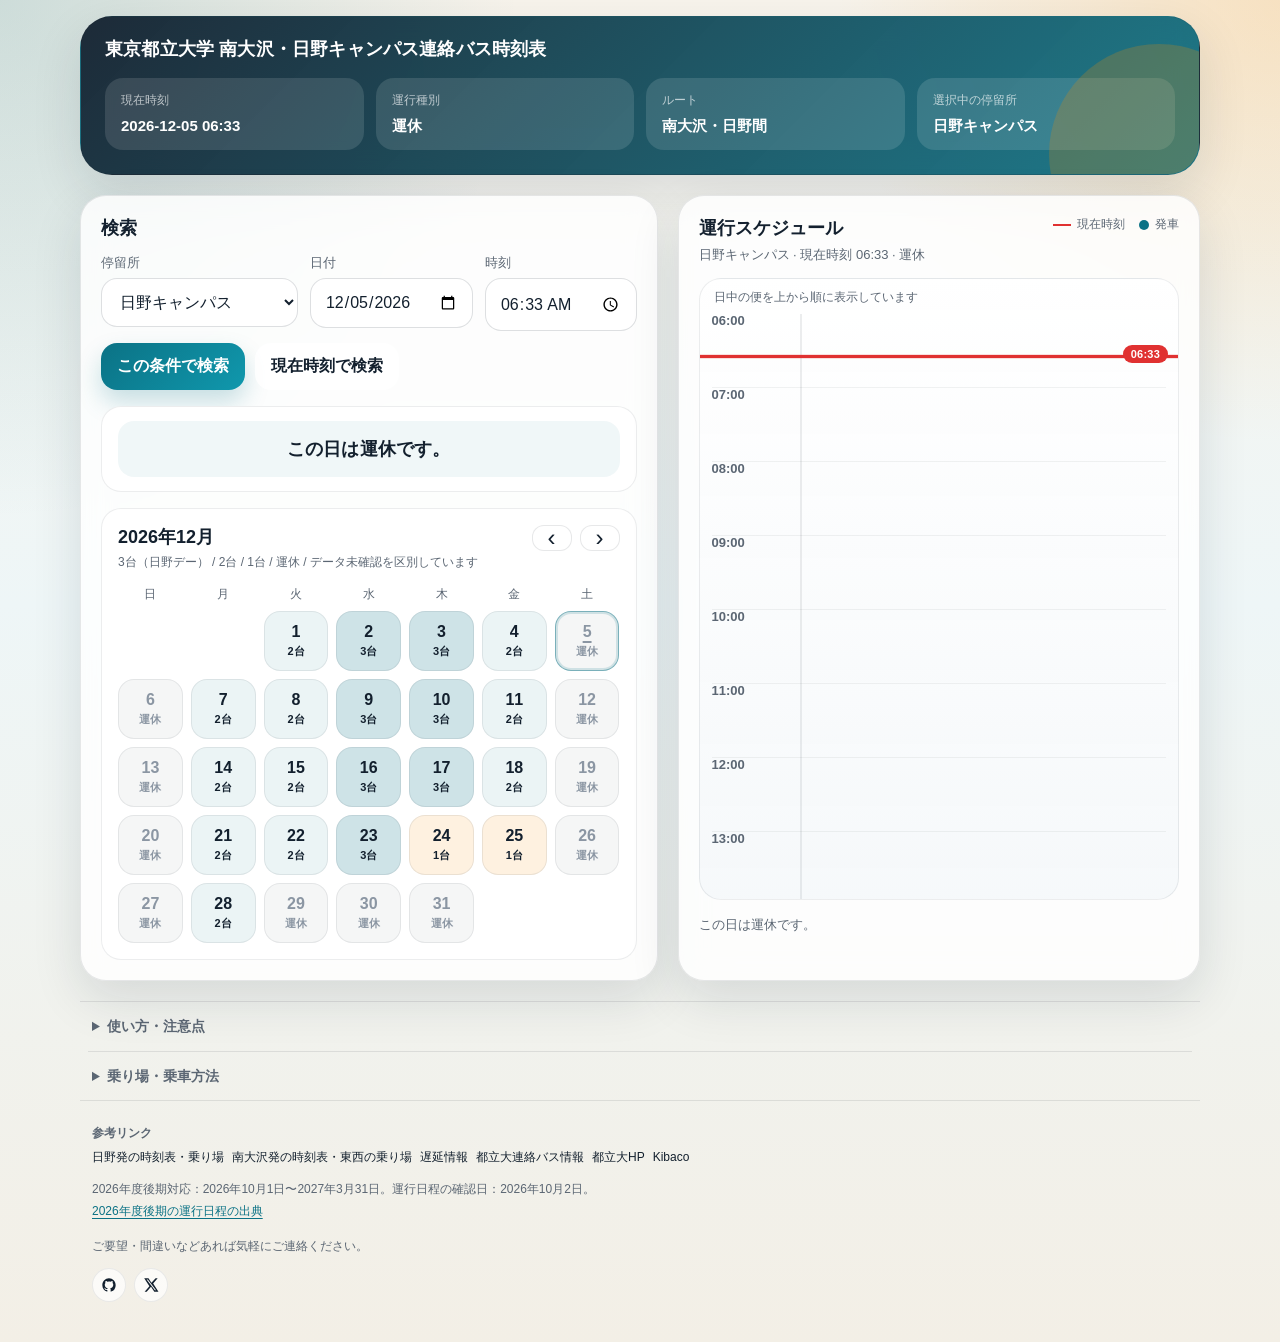
<file: index.html>
<!doctype html>
<html lang="ja">
<head>
  <meta charset="utf-8">
  <meta name="viewport" content="width=device-width, initial-scale=1, viewport-fit=cover">
  <meta name="color-scheme" content="light">
  <title>都立大連絡バス時刻表｜南大沢・日野の次の便を検索</title>
  <meta name="description" content="東京都立大学の南大沢・日野キャンパス間を結ぶ連絡バスの時刻表。南大沢キャンパス東・西、日野キャンパスの各停留所から、次の発車時刻・到着目安・運行日を確認できます。">
  <link rel="canonical" href="https://tenxnet.github.io/TMU_BusTimetable/">
  <meta property="og:title" content="都立大連絡バス時刻表｜南大沢・日野の次の便を検索">
  <meta property="og:description" content="東京都立大学の南大沢・日野キャンパス間を結ぶ連絡バスの時刻表。南大沢キャンパス東・西、日野キャンパスの各停留所から、次の発車時刻・到着目安・運行日を確認できます。">
  <meta property="og:type" content="website">
  <meta property="og:url" content="https://tenxnet.github.io/TMU_BusTimetable/">
  <meta property="og:locale" content="ja_JP">
  <link rel="icon" type="image/png" href="assets/icon.png">
  <link rel="stylesheet" href="styles.css?v=2026-10-02-footer">
</head>
<body>
  <main class="shell">
    <section class="hero">
      <h1 class="hero-title" id="route-label">東京都立大学 南大沢・日野キャンパス連絡バス時刻表</h1>

      <div class="meta-grid">
        <article class="meta-card">
          <span>現在時刻</span>
          <strong id="current-time">--</strong>
        </article>
        <article class="meta-card">
          <span>運行種別</span>
          <strong id="service-type">--</strong>
        </article>
        <article class="meta-card">
          <span>ルート</span>
          <strong id="route-name">--</strong>
        </article>
        <article class="meta-card">
          <span>選択中の停留所</span>
          <strong id="selected-stop-label">--</strong>
        </article>
      </div>
    </section>

    <noscript>
      <p class="panel note">時刻表の検索にはJavaScriptが必要です。JavaScriptを利用できない場合は、<a href="https://www.tmu.ac.jp/campuslife_career/facility/minamiosawa_hino.html">東京都立大学公式の連絡バス時刻表・運行日程</a>をご確認ください。</p>
    </noscript>

    <section class="layout">
      <section class="panel" id="search">
        <h2>検索</h2>
        <div class="form-grid">
          <div>
            <label for="stop">停留所</label>
            <select id="stop"></select>
          </div>
          <div>
            <label for="date">日付</label>
            <input id="date" type="date">
          </div>
          <div>
            <label for="time">時刻</label>
            <input id="time" type="time" step="60">
          </div>
        </div>

        <div class="actions">
          <button class="btn btn-primary" id="search-btn" type="button">この条件で検索</button>
          <button class="btn btn-secondary" id="now-btn" type="button">現在時刻で検索</button>
        </div>

        <div class="cards" id="upcoming-list"></div>

        <section class="calendar-panel" aria-labelledby="calendar-title">
          <div class="calendar-head">
            <div class="calendar-head-copy">
              <h3 id="calendar-title">--</h3>
              <p id="calendar-caption">運行日を表示しています</p>
            </div>
            <div class="calendar-nav">
              <button class="calendar-nav-btn" id="calendar-prev" type="button" aria-label="前の月">‹</button>
              <button class="calendar-nav-btn" id="calendar-next" type="button" aria-label="次の月">›</button>
            </div>
          </div>
          <div class="calendar-weekdays" aria-hidden="true">
            <span>日</span>
            <span>月</span>
            <span>火</span>
            <span>水</span>
            <span>木</span>
            <span>金</span>
            <span>土</span>
          </div>
          <div class="calendar-grid" id="calendar-grid"></div>
        </section>
      </section>

      <aside class="panel timeline-panel">
        <div class="timeline-head">
          <div>
            <h2>運行スケジュール</h2>
            <p id="timeline-subtitle">運行日ごとの便を表示します</p>
          </div>
          <div class="timeline-legend">
            <span><i class="legend-line"></i>現在時刻</span>
            <span><i class="legend-dot"></i>発車</span>
          </div>
        </div>
        <div class="timeline" id="schedule-list"></div>
        <p class="note" id="note"></p>
      </aside>
    </section>

    <div class="help-topics">
    <details class="site-guide help-topic">
      <summary>使い方・注意点</summary>
      <div class="help-content">
      <p>東京都立大学の南大沢キャンパスと日野キャンパスを結ぶ連絡バスの時刻表です。南大沢キャンパス東・南大沢キャンパス西・日野キャンパスの各停留所について、次の発車時刻と到着目安を確認できます。</p>
      <p>停留所・日付・時刻を選ぶと、その条件での便を表示します。「現在時刻で検索」で直近の便を調べられます。カレンダーでは、1台・2台・3台（日野デー）の運行日と運休日を確認できます。3台運行は、臨時便が終日ある日と午後のみの日で時刻表が異なります。曜日だけで判断せず、日付ごとの運行区分をご確認ください。</p>
      <p>対応期間外の日付は「データ未確認」と表示します。期間内の「運休」とは区別しています。到着時刻は目安です。道路状況などで変わるため、余裕を持ってご利用ください。</p>
      <p>最新の運行日程や変更のお知らせは、<a href="https://www.tmu.ac.jp/campuslife_career/facility/minamiosawa_hino.html">東京都立大学公式の連絡バス情報</a>をご確認ください。</p>
      </div>
    </details>

    <details class="site-guide help-topic">
      <summary>乗り場・乗車方法</summary>
      <div class="help-content">
      <dl class="boarding-list">
        <dt>日野キャンパス</dt><dd>6号館前のロータリー広場</dd>
        <dt>南大沢キャンパス東</dt><dd>9〜10号館間の北側道路部分</dd>
        <dt>南大沢キャンパス西</dt><dd>6号館地下駐車場入口付近</dd>
      </dl>
      <p>運賃は無料です。乗車時に、学生は学生証、教職員は教職員証を乗務員に提示してください。</p>
      <p><a href="https://www.tmu.ac.jp/extra/download.html?d=assets/files/download/campus/1159/20240227_busstop.pdf">公式の乗降場地図（PDF）</a>で位置を確認できます。乗車方法の出典は<a href="https://www.tmu.ac.jp/campuslife_career/facility/minamiosawa_hino/38910.html?d=assets/files/download/campus/20260914_news.pdf">2026年度後期の公式お知らせ（2026年9月14日公開）</a>です。</p>
      </div>
    </details>
    </div>

    <footer class="site-footer">
      <div class="footer-sources">
        <span id="reference-links-title">参考リンク</span>
        <nav class="footer-source-links" aria-labelledby="reference-links-title">
          <a href="hino/">日野発の時刻表・乗り場</a>
          <a href="minamiosawa/">南大沢発の時刻表・東西の乗り場</a>
          <a href="https://x.com/TMU_PR" target="_blank" rel="noreferrer">遅延情報</a>
          <a href="https://www.tmu.ac.jp/campuslife_career/facility/minamiosawa_hino.html" target="_blank" rel="noreferrer">都立大連絡バス情報</a>
          <a href="https://www.tmu.ac.jp/" target="_blank" rel="noreferrer">都立大HP</a>
          <a href="https://kibaco-d.tmu.ac.jp/login" target="_blank" rel="noreferrer">Kibaco</a>
        </nav>
      </div>
      <!-- BEGIN DATA COVERAGE -->
      <div class="data-coverage">
        <p id="data-coverage">掲載データ：2026年度後期（<time datetime="2026-10-01">2026年10月1日</time>〜<time datetime="2027-03-31">2027年3月31日</time>）<br>運行日程の確認日：<time datetime="2026-10-02">2026年10月2日</time></p>
        <a id="calendar-source" href="https://www.tmu.ac.jp/extra/download.html?d=assets/files/download/campus/20260914_bus.pdf">運行日程の出典</a>
      </div>
      <!-- END DATA COVERAGE -->
      <p>ご要望・間違いなどあれば気軽にご連絡ください。</p>
      <div class="footer-links">
        <a href="https://github.com/tenxnet/TMU_BusTimetable" target="_blank" rel="noreferrer" aria-label="GitHub repository">
          <svg viewBox="0 0 24 24" aria-hidden="true">
            <path d="M12 2C6.48 2 2 6.58 2 12.23c0 4.52 2.87 8.35 6.84 9.7.5.1.68-.22.68-.49 0-.24-.01-1.04-.01-1.89-2.78.62-3.37-1.21-3.37-1.21-.45-1.18-1.11-1.5-1.11-1.5-.91-.64.07-.63.07-.63 1 .07 1.53 1.06 1.53 1.06.9 1.57 2.35 1.12 2.92.86.09-.67.35-1.12.63-1.38-2.22-.26-4.55-1.14-4.55-5.07 0-1.12.39-2.03 1.03-2.75-.1-.26-.45-1.31.1-2.73 0 0 .84-.28 2.75 1.05A9.33 9.33 0 0 1 12 6.84c.85 0 1.71.12 2.51.35 1.91-1.33 2.75-1.05 2.75-1.05.55 1.42.2 2.47.1 2.73.64.72 1.03 1.63 1.03 2.75 0 3.94-2.34 4.8-4.57 5.06.36.32.68.95.68 1.92 0 1.39-.01 2.5-.01 2.84 0 .27.18.6.69.49A10.25 10.25 0 0 0 22 12.23C22 6.58 17.52 2 12 2Z"/>
          </svg>
        </a>
        <a href="https://x.com/25_teq" target="_blank" rel="noreferrer" aria-label="X 25_teq">
          <svg viewBox="0 0 24 24" aria-hidden="true">
            <path d="M18.9 2H22l-6.77 7.74L23.2 22h-6.26l-4.9-7.43L5.53 22H2.4l7.24-8.28L1.8 2H8.2l4.43 6.76L18.9 2Zm-1.1 18h1.73L7.26 3.9H5.4L17.8 20Z"/>
          </svg>
        </a>
      </div>
    </footer>
  </main>

  <script src="app.js?v=2026-10-02" type="module"></script>
</body>
</html>
</file>
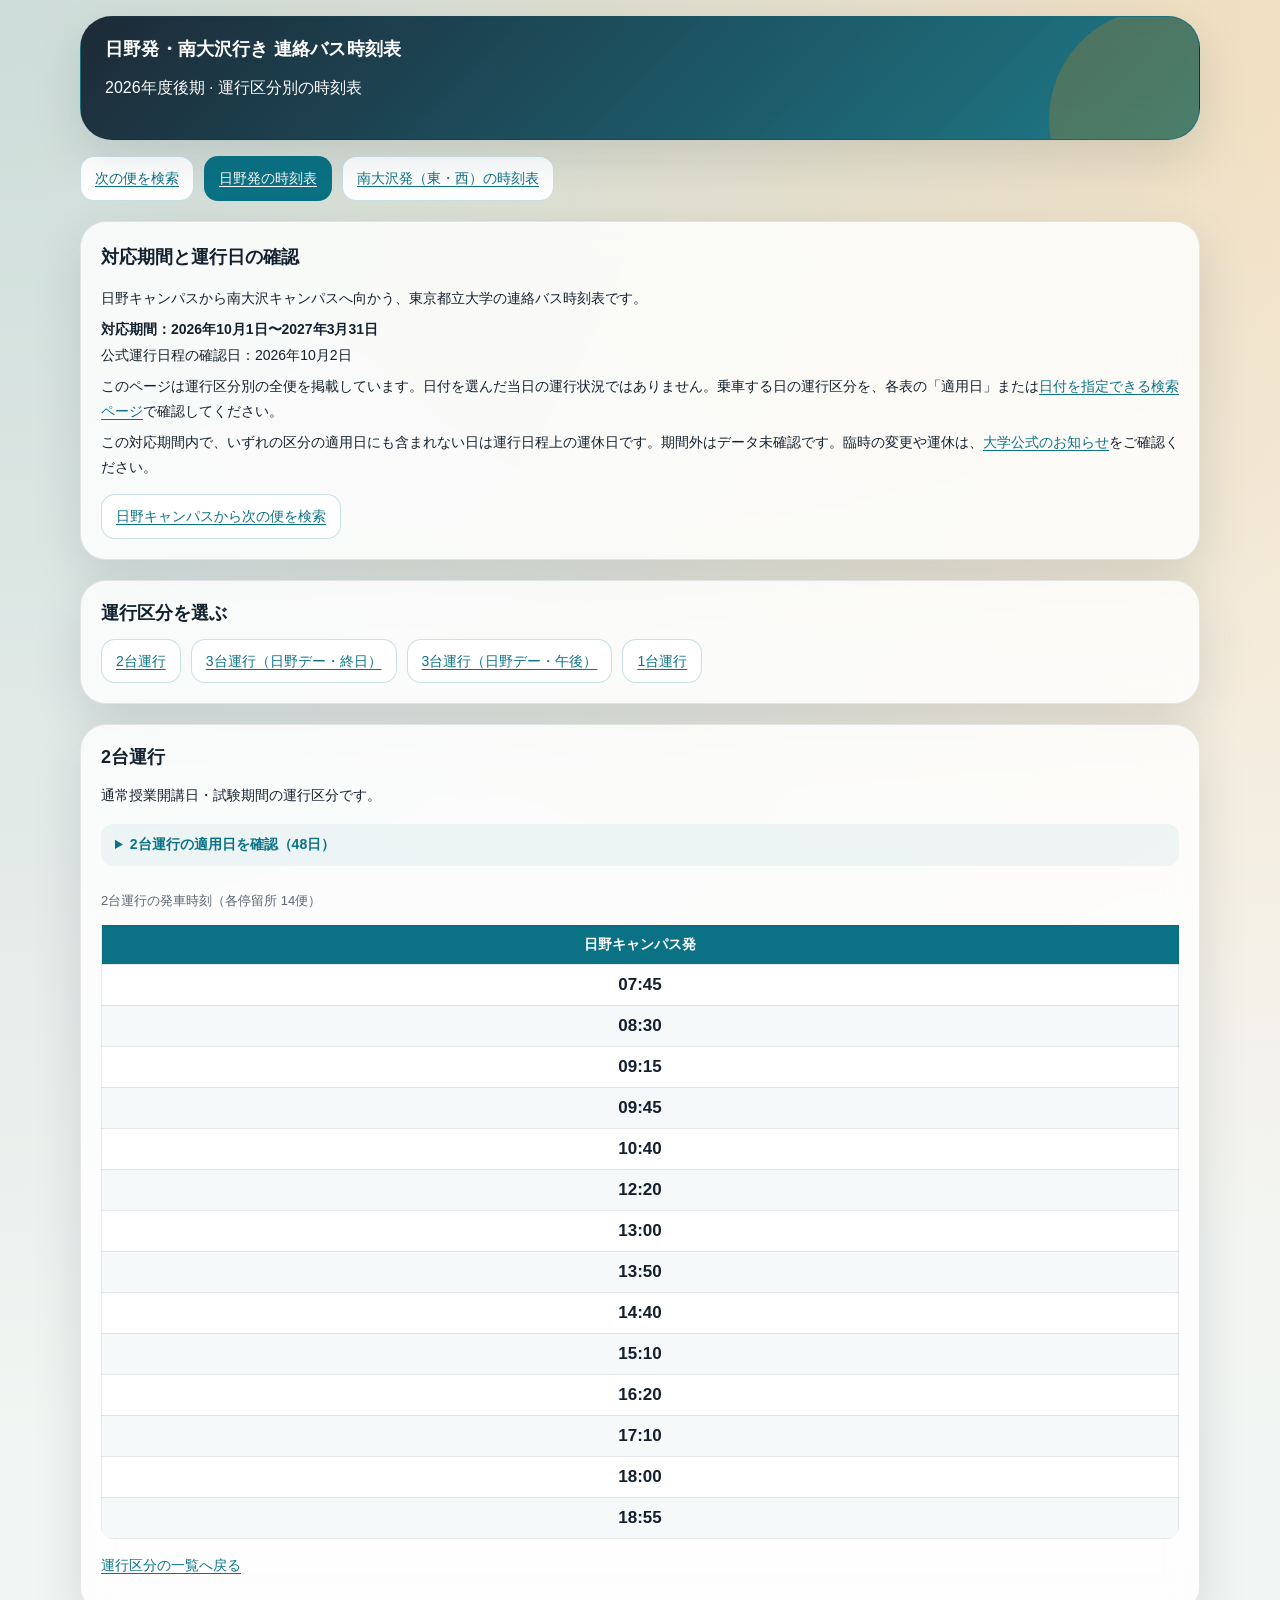
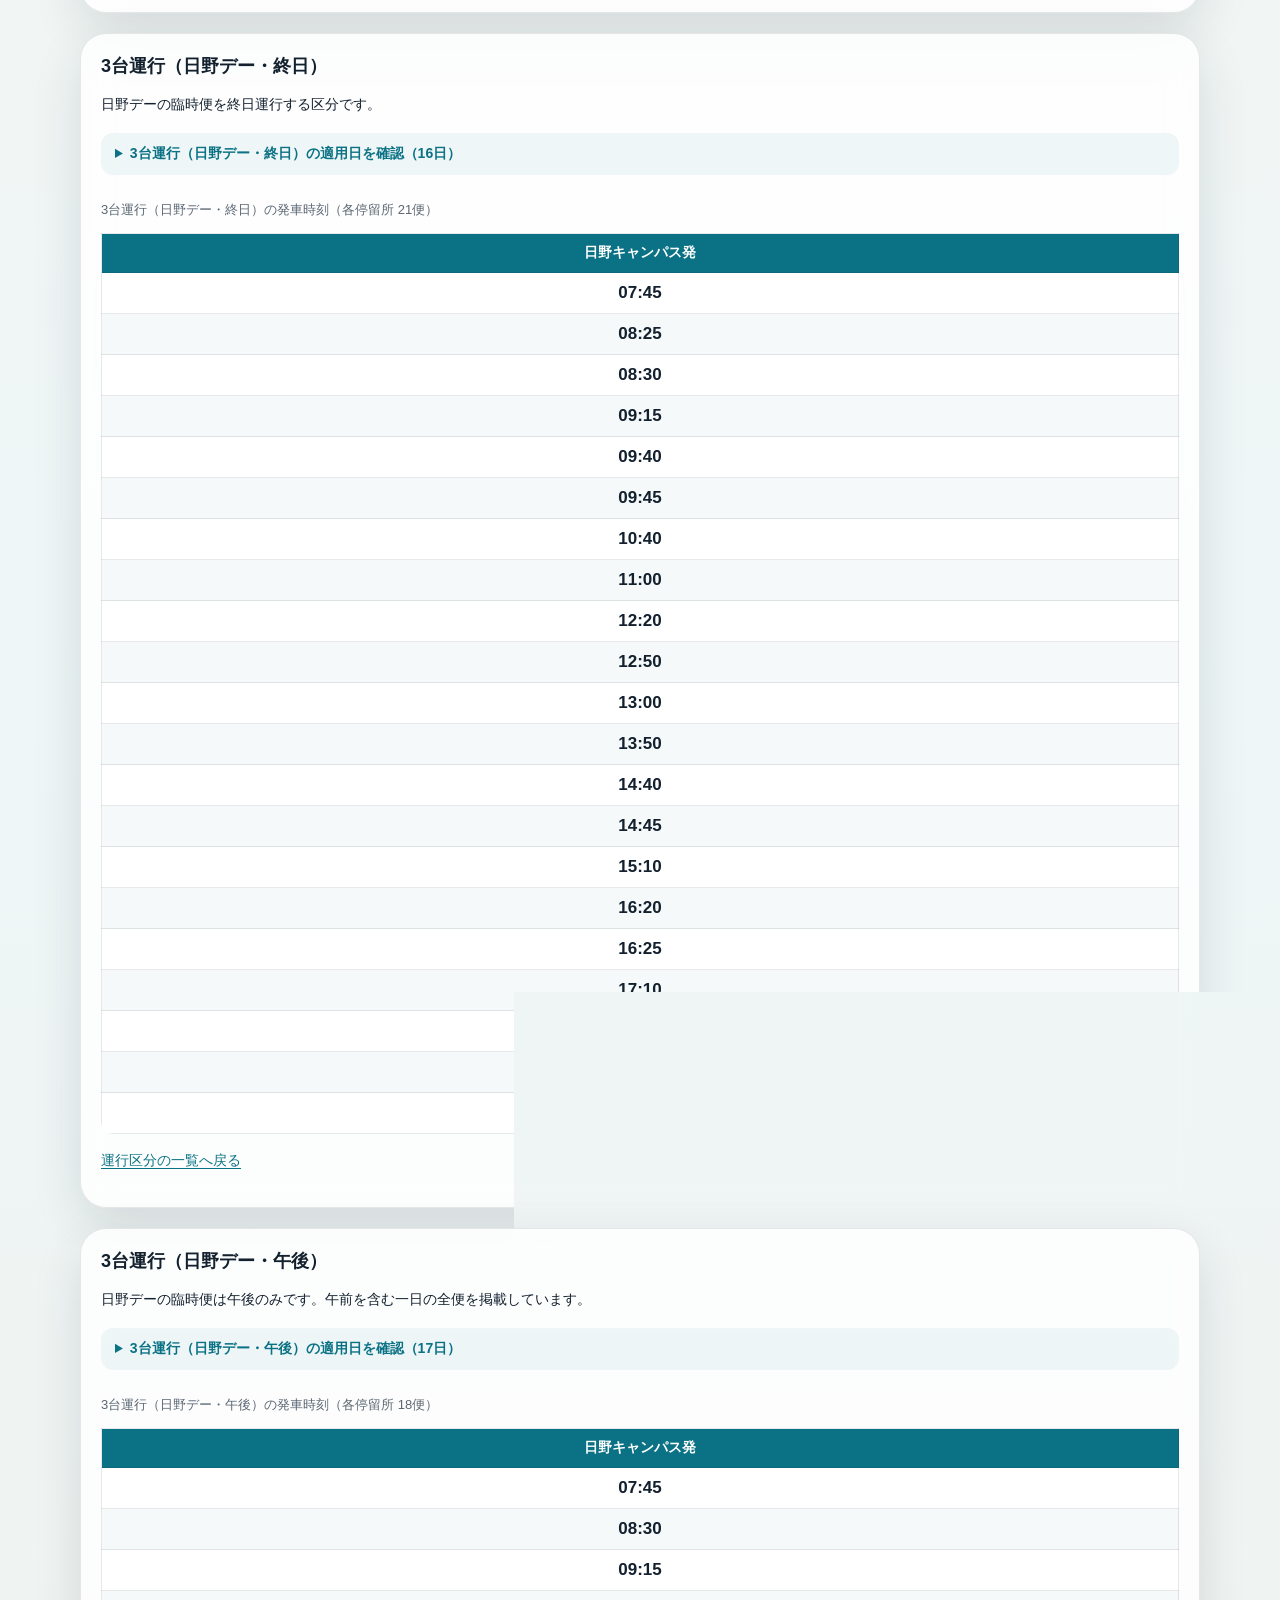
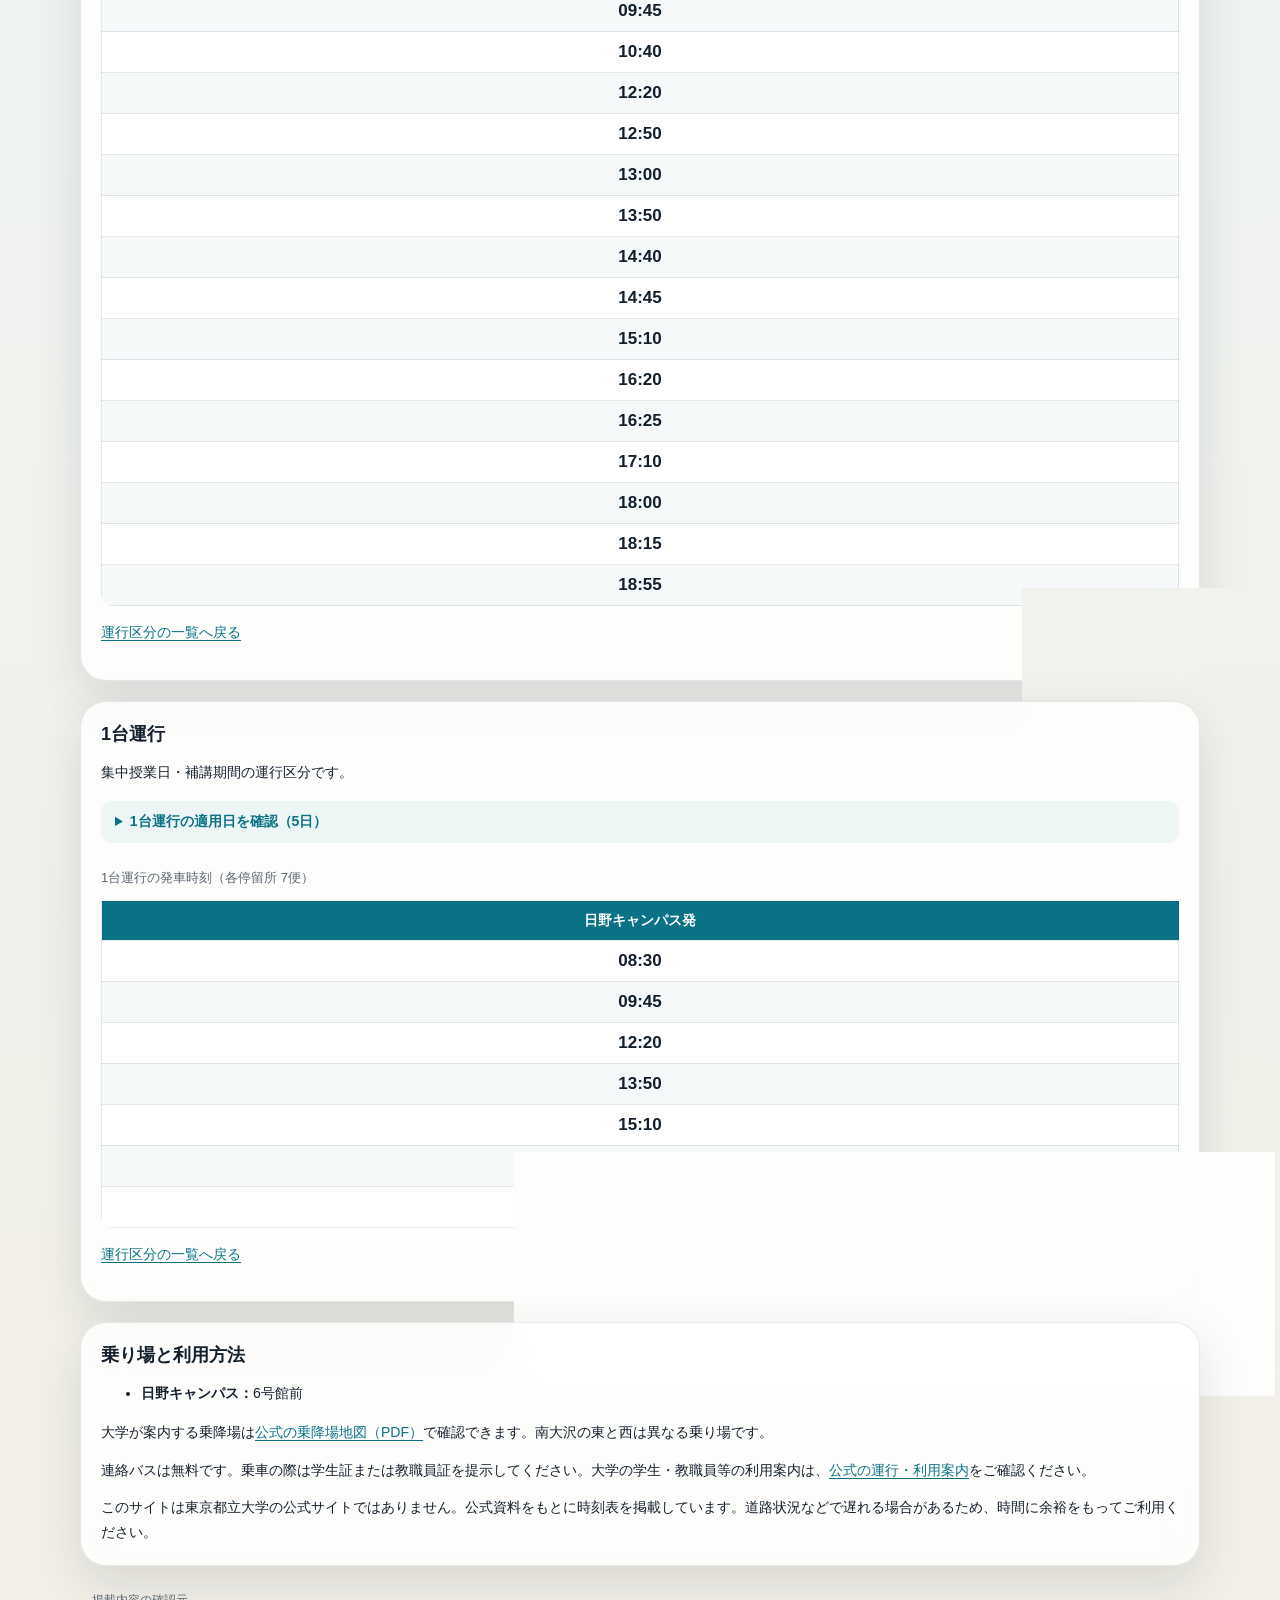
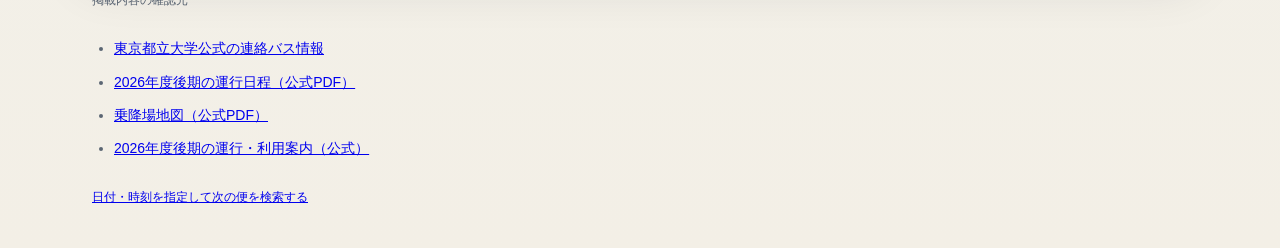
<file: hino/index.html>
<!doctype html>
<!-- Generated by scripts/build_pages.py from data/terms.json and shared timetable data. -->
<html lang="ja">
<head>
  <meta charset="utf-8">
  <meta name="viewport" content="width=device-width, initial-scale=1, viewport-fit=cover">
  <meta name="color-scheme" content="light">
  <title>日野発の都立大連絡バス時刻表｜南大沢行き</title>
  <meta name="description" content="都立大の日野キャンパス発・南大沢行き連絡バス。2026年度後期の全4運行区分の発車時刻と適用日、6号館前の乗り場、利用方法を確認できます。">
  <link rel="canonical" href="https://tenxnet.github.io/TMU_BusTimetable/hino/">
  <meta property="og:title" content="日野発の都立大連絡バス時刻表｜南大沢行き">
  <meta property="og:description" content="都立大の日野キャンパス発・南大沢行き連絡バス。2026年度後期の全4運行区分の発車時刻と適用日、6号館前の乗り場、利用方法を確認できます。">
  <meta property="og:type" content="website">
  <meta property="og:url" content="https://tenxnet.github.io/TMU_BusTimetable/hino/">
  <meta property="og:locale" content="ja_JP">
  <link rel="icon" type="image/png" href="../assets/icon.png">
  <link rel="stylesheet" href="../styles.css?v=2026-10-02">
</head>
<body>
  <main class="shell">
    <header class="hero">
      <h1 class="hero-title">日野発・南大沢行き 連絡バス時刻表</h1>
      <p>2026年度後期 · 運行区分別の時刻表</p>
    </header>

    <nav class="direction-nav" aria-label="時刻表のページ">
        <a href="../#search">次の便を検索</a>
        <a href="../hino/" aria-current="page">日野発の時刻表</a>
        <a href="../minamiosawa/">南大沢発（東・西）の時刻表</a>
    </nav>

    <section class="panel site-guide data-coverage" aria-labelledby="coverage-title">
      <h2 id="coverage-title">対応期間と運行日の確認</h2>
      <p>日野キャンパスから南大沢キャンパスへ向かう、東京都立大学の連絡バス時刻表です。</p>
      <p><strong>対応期間：<time datetime="2026-10-01">2026年10月1日</time>〜<time datetime="2027-03-31">2027年3月31日</time></strong><br>公式運行日程の確認日：<time datetime="2026-10-02">2026年10月2日</time></p>
      <p>このページは運行区分別の全便を掲載しています。日付を選んだ当日の運行状況ではありません。乗車する日の運行区分を、各表の「適用日」または<a href="../#search">日付を指定できる検索ページ</a>で確認してください。</p>
      <p>この対応期間内で、いずれの区分の適用日にも含まれない日は運行日程上の運休日です。期間外はデータ未確認です。臨時の変更や運休は、<a href="https://www.tmu.ac.jp/campuslife_career/facility/minamiosawa_hino.html">大学公式のお知らせ</a>をご確認ください。</p>
      <div class="service-links">
        <a href="../?stop=hino#search">日野キャンパスから次の便を検索</a>
      </div>
    </section>

    <section class="panel site-guide" id="service-types" aria-labelledby="service-types-title">
      <h2 id="service-types-title">運行区分を選ぶ</h2>
      <nav class="service-links" aria-label="運行区分別の時刻表">
        <a href="#two_bus">2台運行</a>
        <a href="#three_bus_all">3台運行（日野デー・終日）</a>
        <a href="#three_bus_pm">3台運行（日野デー・午後）</a>
        <a href="#one_bus">1台運行</a>
      </nav>
    </section>

    <section class="panel timetable-section" id="two_bus" aria-labelledby="two_bus-title">
      <h2 id="two_bus-title">2台運行</h2>
      <p>通常授業開講日・試験期間の運行区分です。</p>
        <details class="service-dates">
          <summary>2台運行の適用日を確認（48日）</summary>
          <ul class="date-list">
            <li><strong>2026年10月：</strong><time datetime="2026-10-02">2日（金）</time>、<time datetime="2026-10-05">5日（月）</time>、<time datetime="2026-10-06">6日（火）</time>、<time datetime="2026-10-09">9日（金）</time>、<time datetime="2026-10-13">13日（火）</time>、<time datetime="2026-10-16">16日（金）</time>、<time datetime="2026-10-19">19日（月）</time>、<time datetime="2026-10-20">20日（火）</time>、<time datetime="2026-10-23">23日（金）</time>、<time datetime="2026-10-26">26日（月）</time>、<time datetime="2026-10-27">27日（火）</time>、<time datetime="2026-10-30">30日（金）</time></li>
            <li><strong>2026年11月：</strong><time datetime="2026-11-06">6日（金）</time>、<time datetime="2026-11-09">9日（月）</time>、<time datetime="2026-11-10">10日（火）</time>、<time datetime="2026-11-13">13日（金）</time>、<time datetime="2026-11-16">16日（月）</time>、<time datetime="2026-11-17">17日（火）</time>、<time datetime="2026-11-20">20日（金）</time>、<time datetime="2026-11-23">23日（月）</time>、<time datetime="2026-11-24">24日（火）</time>、<time datetime="2026-11-27">27日（金）</time>、<time datetime="2026-11-30">30日（月）</time></li>
            <li><strong>2026年12月：</strong><time datetime="2026-12-01">1日（火）</time>、<time datetime="2026-12-04">4日（金）</time>、<time datetime="2026-12-07">7日（月）</time>、<time datetime="2026-12-08">8日（火）</time>、<time datetime="2026-12-11">11日（金）</time>、<time datetime="2026-12-14">14日（月）</time>、<time datetime="2026-12-15">15日（火）</time>、<time datetime="2026-12-18">18日（金）</time>、<time datetime="2026-12-21">21日（月）</time>、<time datetime="2026-12-22">22日（火）</time>、<time datetime="2026-12-28">28日（月）</time></li>
            <li><strong>2027年1月：</strong><time datetime="2027-01-04">4日（月）</time>、<time datetime="2027-01-05">5日（火）</time>、<time datetime="2027-01-08">8日（金）</time>、<time datetime="2027-01-12">12日（火）</time>、<time datetime="2027-01-18">18日（月）</time>、<time datetime="2027-01-19">19日（火）</time>、<time datetime="2027-01-22">22日（金）</time>、<time datetime="2027-01-25">25日（月）</time>、<time datetime="2027-01-26">26日（火）</time>、<time datetime="2027-01-29">29日（金）</time></li>
            <li><strong>2027年2月：</strong><time datetime="2027-02-01">1日（月）</time>、<time datetime="2027-02-02">2日（火）</time>、<time datetime="2027-02-05">5日（金）</time>、<time datetime="2027-02-08">8日（月）</time></li>
          </ul>
        </details>
      <div class="table-scroll">
        <table class="schedule-table">
          <caption>2台運行の発車時刻（各停留所 14便）</caption>
          <thead><tr><th scope="col">日野キャンパス発</th></tr></thead>
          <tbody>
              <tr><td><time datetime="07:45">07:45</time></td></tr>
              <tr><td><time datetime="08:30">08:30</time></td></tr>
              <tr><td><time datetime="09:15">09:15</time></td></tr>
              <tr><td><time datetime="09:45">09:45</time></td></tr>
              <tr><td><time datetime="10:40">10:40</time></td></tr>
              <tr><td><time datetime="12:20">12:20</time></td></tr>
              <tr><td><time datetime="13:00">13:00</time></td></tr>
              <tr><td><time datetime="13:50">13:50</time></td></tr>
              <tr><td><time datetime="14:40">14:40</time></td></tr>
              <tr><td><time datetime="15:10">15:10</time></td></tr>
              <tr><td><time datetime="16:20">16:20</time></td></tr>
              <tr><td><time datetime="17:10">17:10</time></td></tr>
              <tr><td><time datetime="18:00">18:00</time></td></tr>
              <tr><td><time datetime="18:55">18:55</time></td></tr>
          </tbody>
        </table>
      </div>
      <p class="note"><a href="#service-types">運行区分の一覧へ戻る</a></p>
    </section>

    <section class="panel timetable-section" id="three_bus_all" aria-labelledby="three_bus_all-title">
      <h2 id="three_bus_all-title">3台運行（日野デー・終日）</h2>
      <p>日野デーの臨時便を終日運行する区分です。</p>
        <details class="service-dates">
          <summary>3台運行（日野デー・終日）の適用日を確認（16日）</summary>
          <ul class="date-list">
            <li><strong>2026年10月：</strong><time datetime="2026-10-07">7日（水）</time>、<time datetime="2026-10-14">14日（水）</time>、<time datetime="2026-10-21">21日（水）</time>、<time datetime="2026-10-28">28日（水）</time></li>
            <li><strong>2026年11月：</strong><time datetime="2026-11-11">11日（水）</time>、<time datetime="2026-11-18">18日（水）</time>、<time datetime="2026-11-25">25日（水）</time></li>
            <li><strong>2026年12月：</strong><time datetime="2026-12-02">2日（水）</time>、<time datetime="2026-12-09">9日（水）</time>、<time datetime="2026-12-16">16日（水）</time>、<time datetime="2026-12-23">23日（水）</time></li>
            <li><strong>2027年1月：</strong><time datetime="2027-01-06">6日（水）</time>、<time datetime="2027-01-13">13日（水）</time>、<time datetime="2027-01-20">20日（水）</time>、<time datetime="2027-01-27">27日（水）</time></li>
            <li><strong>2027年2月：</strong><time datetime="2027-02-03">3日（水）</time></li>
          </ul>
        </details>
      <div class="table-scroll">
        <table class="schedule-table">
          <caption>3台運行（日野デー・終日）の発車時刻（各停留所 21便）</caption>
          <thead><tr><th scope="col">日野キャンパス発</th></tr></thead>
          <tbody>
              <tr><td><time datetime="07:45">07:45</time></td></tr>
              <tr><td><time datetime="08:25">08:25</time></td></tr>
              <tr><td><time datetime="08:30">08:30</time></td></tr>
              <tr><td><time datetime="09:15">09:15</time></td></tr>
              <tr><td><time datetime="09:40">09:40</time></td></tr>
              <tr><td><time datetime="09:45">09:45</time></td></tr>
              <tr><td><time datetime="10:40">10:40</time></td></tr>
              <tr><td><time datetime="11:00">11:00</time></td></tr>
              <tr><td><time datetime="12:20">12:20</time></td></tr>
              <tr><td><time datetime="12:50">12:50</time></td></tr>
              <tr><td><time datetime="13:00">13:00</time></td></tr>
              <tr><td><time datetime="13:50">13:50</time></td></tr>
              <tr><td><time datetime="14:40">14:40</time></td></tr>
              <tr><td><time datetime="14:45">14:45</time></td></tr>
              <tr><td><time datetime="15:10">15:10</time></td></tr>
              <tr><td><time datetime="16:20">16:20</time></td></tr>
              <tr><td><time datetime="16:25">16:25</time></td></tr>
              <tr><td><time datetime="17:10">17:10</time></td></tr>
              <tr><td><time datetime="18:00">18:00</time></td></tr>
              <tr><td><time datetime="18:15">18:15</time></td></tr>
              <tr><td><time datetime="18:55">18:55</time></td></tr>
          </tbody>
        </table>
      </div>
      <p class="note"><a href="#service-types">運行区分の一覧へ戻る</a></p>
    </section>

    <section class="panel timetable-section" id="three_bus_pm" aria-labelledby="three_bus_pm-title">
      <h2 id="three_bus_pm-title">3台運行（日野デー・午後）</h2>
      <p>日野デーの臨時便は午後のみです。午前を含む一日の全便を掲載しています。</p>
        <details class="service-dates">
          <summary>3台運行（日野デー・午後）の適用日を確認（17日）</summary>
          <ul class="date-list">
            <li><strong>2026年10月：</strong><time datetime="2026-10-01">1日（木）</time>、<time datetime="2026-10-08">8日（木）</time>、<time datetime="2026-10-15">15日（木）</time>、<time datetime="2026-10-22">22日（木）</time>、<time datetime="2026-10-29">29日（木）</time></li>
            <li><strong>2026年11月：</strong><time datetime="2026-11-05">5日（木）</time>、<time datetime="2026-11-12">12日（木）</time>、<time datetime="2026-11-19">19日（木）</time>、<time datetime="2026-11-26">26日（木）</time></li>
            <li><strong>2026年12月：</strong><time datetime="2026-12-03">3日（木）</time>、<time datetime="2026-12-10">10日（木）</time>、<time datetime="2026-12-17">17日（木）</time></li>
            <li><strong>2027年1月：</strong><time datetime="2027-01-07">7日（木）</time>、<time datetime="2027-01-14">14日（木）</time>、<time datetime="2027-01-21">21日（木）</time>、<time datetime="2027-01-28">28日（木）</time></li>
            <li><strong>2027年2月：</strong><time datetime="2027-02-04">4日（木）</time></li>
          </ul>
        </details>
      <div class="table-scroll">
        <table class="schedule-table">
          <caption>3台運行（日野デー・午後）の発車時刻（各停留所 18便）</caption>
          <thead><tr><th scope="col">日野キャンパス発</th></tr></thead>
          <tbody>
              <tr><td><time datetime="07:45">07:45</time></td></tr>
              <tr><td><time datetime="08:30">08:30</time></td></tr>
              <tr><td><time datetime="09:15">09:15</time></td></tr>
              <tr><td><time datetime="09:45">09:45</time></td></tr>
              <tr><td><time datetime="10:40">10:40</time></td></tr>
              <tr><td><time datetime="12:20">12:20</time></td></tr>
              <tr><td><time datetime="12:50">12:50</time></td></tr>
              <tr><td><time datetime="13:00">13:00</time></td></tr>
              <tr><td><time datetime="13:50">13:50</time></td></tr>
              <tr><td><time datetime="14:40">14:40</time></td></tr>
              <tr><td><time datetime="14:45">14:45</time></td></tr>
              <tr><td><time datetime="15:10">15:10</time></td></tr>
              <tr><td><time datetime="16:20">16:20</time></td></tr>
              <tr><td><time datetime="16:25">16:25</time></td></tr>
              <tr><td><time datetime="17:10">17:10</time></td></tr>
              <tr><td><time datetime="18:00">18:00</time></td></tr>
              <tr><td><time datetime="18:15">18:15</time></td></tr>
              <tr><td><time datetime="18:55">18:55</time></td></tr>
          </tbody>
        </table>
      </div>
      <p class="note"><a href="#service-types">運行区分の一覧へ戻る</a></p>
    </section>

    <section class="panel timetable-section" id="one_bus" aria-labelledby="one_bus-title">
      <h2 id="one_bus-title">1台運行</h2>
      <p>集中授業日・補講期間の運行区分です。</p>
        <details class="service-dates">
          <summary>1台運行の適用日を確認（5日）</summary>
          <ul class="date-list">
            <li><strong>2026年12月：</strong><time datetime="2026-12-24">24日（木）</time>、<time datetime="2026-12-25">25日（金）</time></li>
            <li><strong>2027年2月：</strong><time datetime="2027-02-09">9日（火）</time>、<time datetime="2027-02-10">10日（水）</time>、<time datetime="2027-02-12">12日（金）</time></li>
          </ul>
        </details>
      <div class="table-scroll">
        <table class="schedule-table">
          <caption>1台運行の発車時刻（各停留所 7便）</caption>
          <thead><tr><th scope="col">日野キャンパス発</th></tr></thead>
          <tbody>
              <tr><td><time datetime="08:30">08:30</time></td></tr>
              <tr><td><time datetime="09:45">09:45</time></td></tr>
              <tr><td><time datetime="12:20">12:20</time></td></tr>
              <tr><td><time datetime="13:50">13:50</time></td></tr>
              <tr><td><time datetime="15:10">15:10</time></td></tr>
              <tr><td><time datetime="17:10">17:10</time></td></tr>
              <tr><td><time datetime="18:55">18:55</time></td></tr>
          </tbody>
        </table>
      </div>
      <p class="note"><a href="#service-types">運行区分の一覧へ戻る</a></p>
    </section>

    <section class="panel site-guide" aria-labelledby="boarding-title">
      <h2 id="boarding-title">乗り場と利用方法</h2>
      <ul class="boarding-list">
        <li><strong>日野キャンパス：</strong>6号館前</li>
      </ul>
      <p>大学が案内する乗降場は<a href="https://www.tmu.ac.jp/extra/download.html?d=assets/files/download/campus/1159/20240227_busstop.pdf">公式の乗降場地図（PDF）</a>で確認できます。南大沢の東と西は異なる乗り場です。</p>
      <p>連絡バスは無料です。乗車の際は学生証または教職員証を提示してください。大学の学生・教職員等の利用案内は、<a href="https://www.tmu.ac.jp/campuslife_career/facility/minamiosawa_hino/38910.html?d=assets/files/download/campus/20260914_news.pdf">公式の運行・利用案内</a>をご確認ください。</p>
      <p>このサイトは東京都立大学の公式サイトではありません。公式資料をもとに時刻表を掲載しています。道路状況などで遅れる場合があるため、時間に余裕をもってご利用ください。</p>
    </section>

    <footer class="site-footer">
      <p>掲載内容の確認元</p>
      <ul class="source-list">
        <li><a href="https://www.tmu.ac.jp/campuslife_career/facility/minamiosawa_hino.html">東京都立大学公式の連絡バス情報</a></li>
        <li><a href="https://www.tmu.ac.jp/extra/download.html?d=assets/files/download/campus/20260914_bus.pdf">2026年度後期の運行日程（公式PDF）</a></li>
        <li><a href="https://www.tmu.ac.jp/extra/download.html?d=assets/files/download/campus/1159/20240227_busstop.pdf">乗降場地図（公式PDF）</a></li>
        <li><a href="https://www.tmu.ac.jp/campuslife_career/facility/minamiosawa_hino/38910.html?d=assets/files/download/campus/20260914_news.pdf">2026年度後期の運行・利用案内（公式）</a></li>
      </ul>
      <p><a href="../#search">日付・時刻を指定して次の便を検索する</a></p>
    </footer>
  </main>
</body>
</html>
</file>
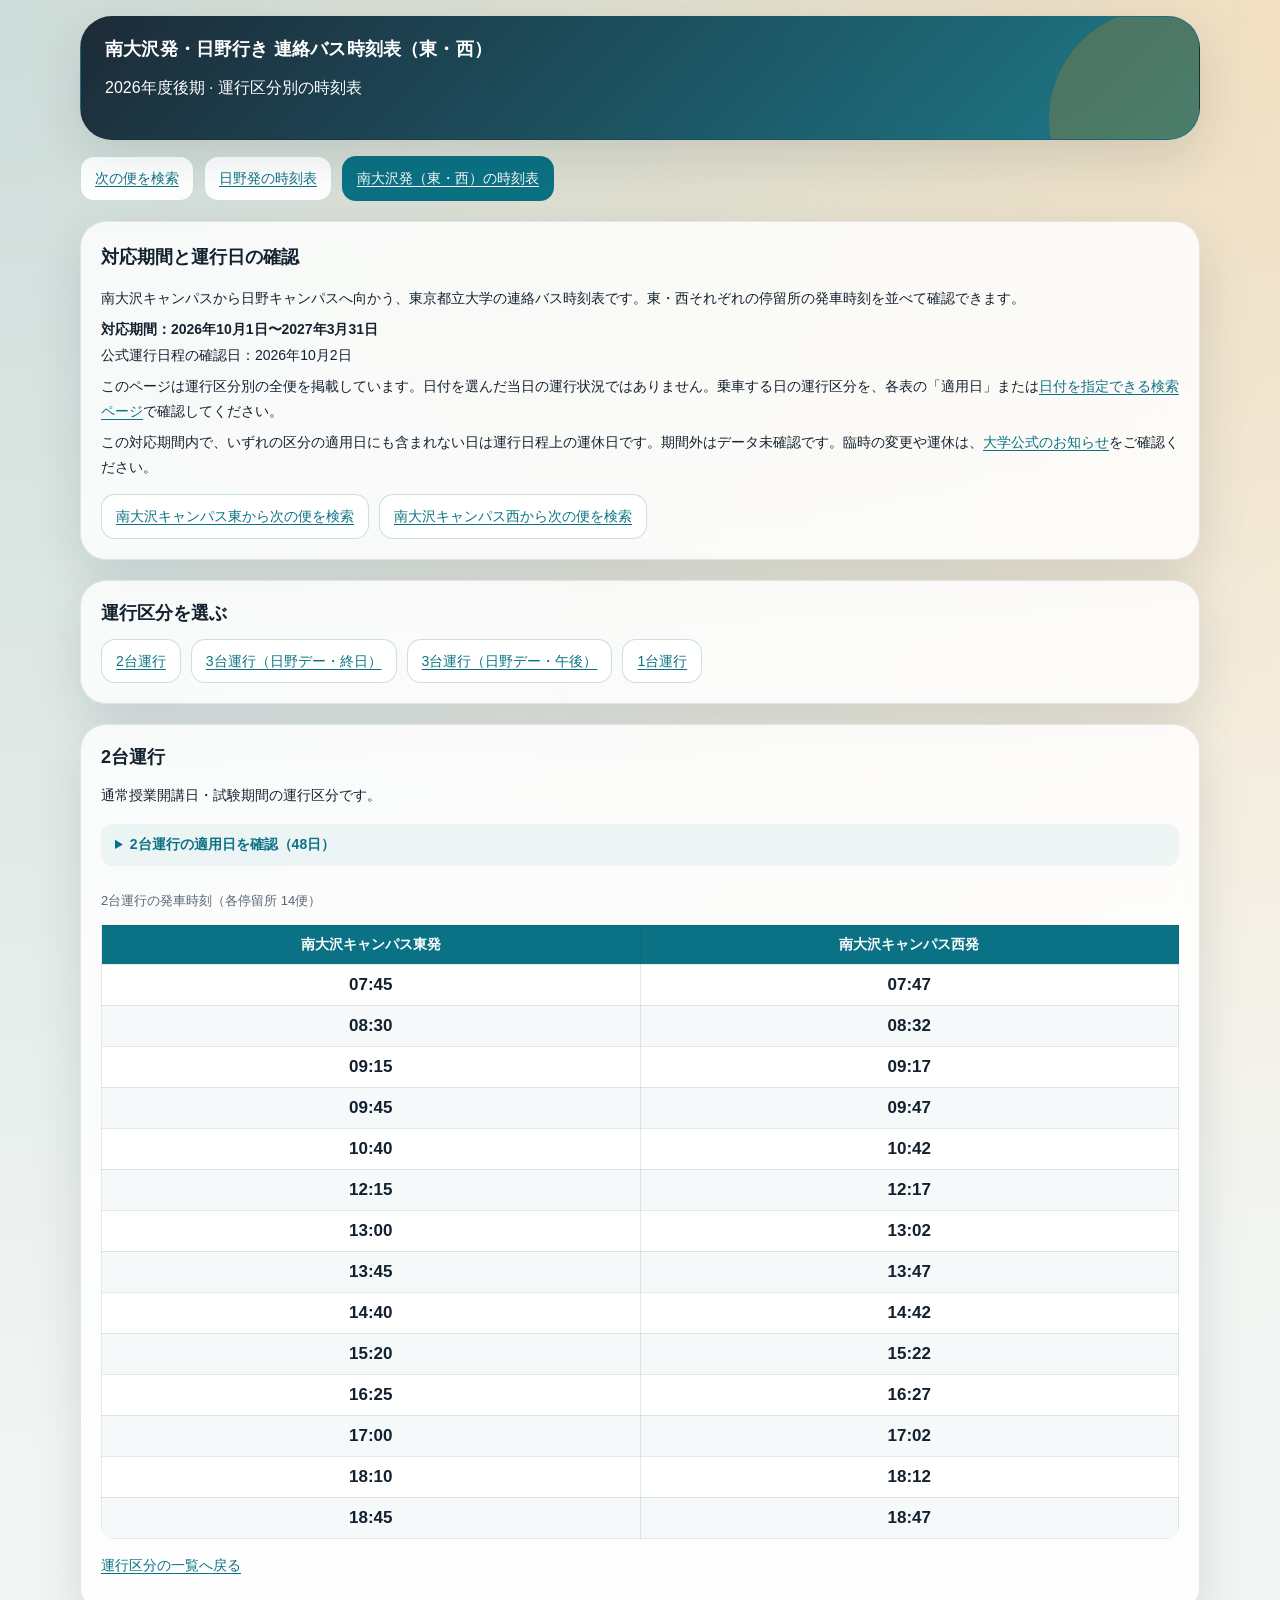
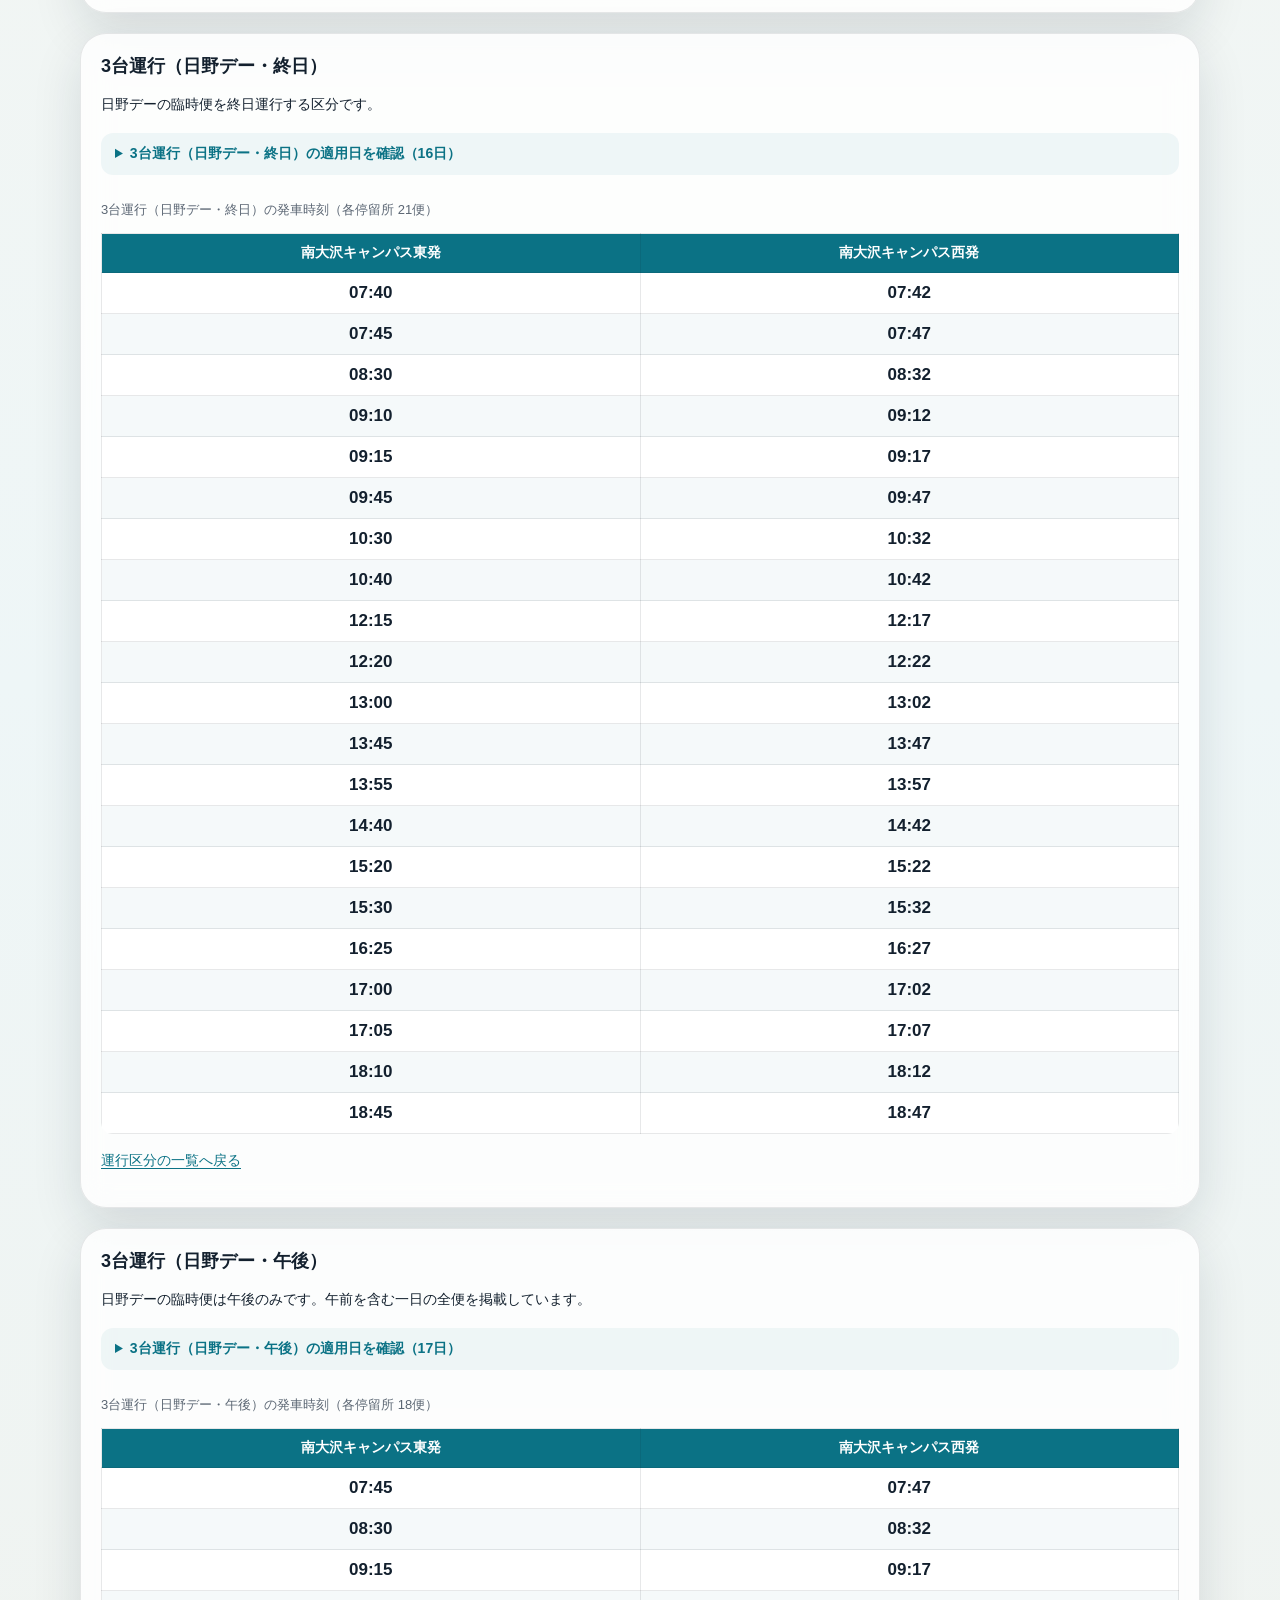
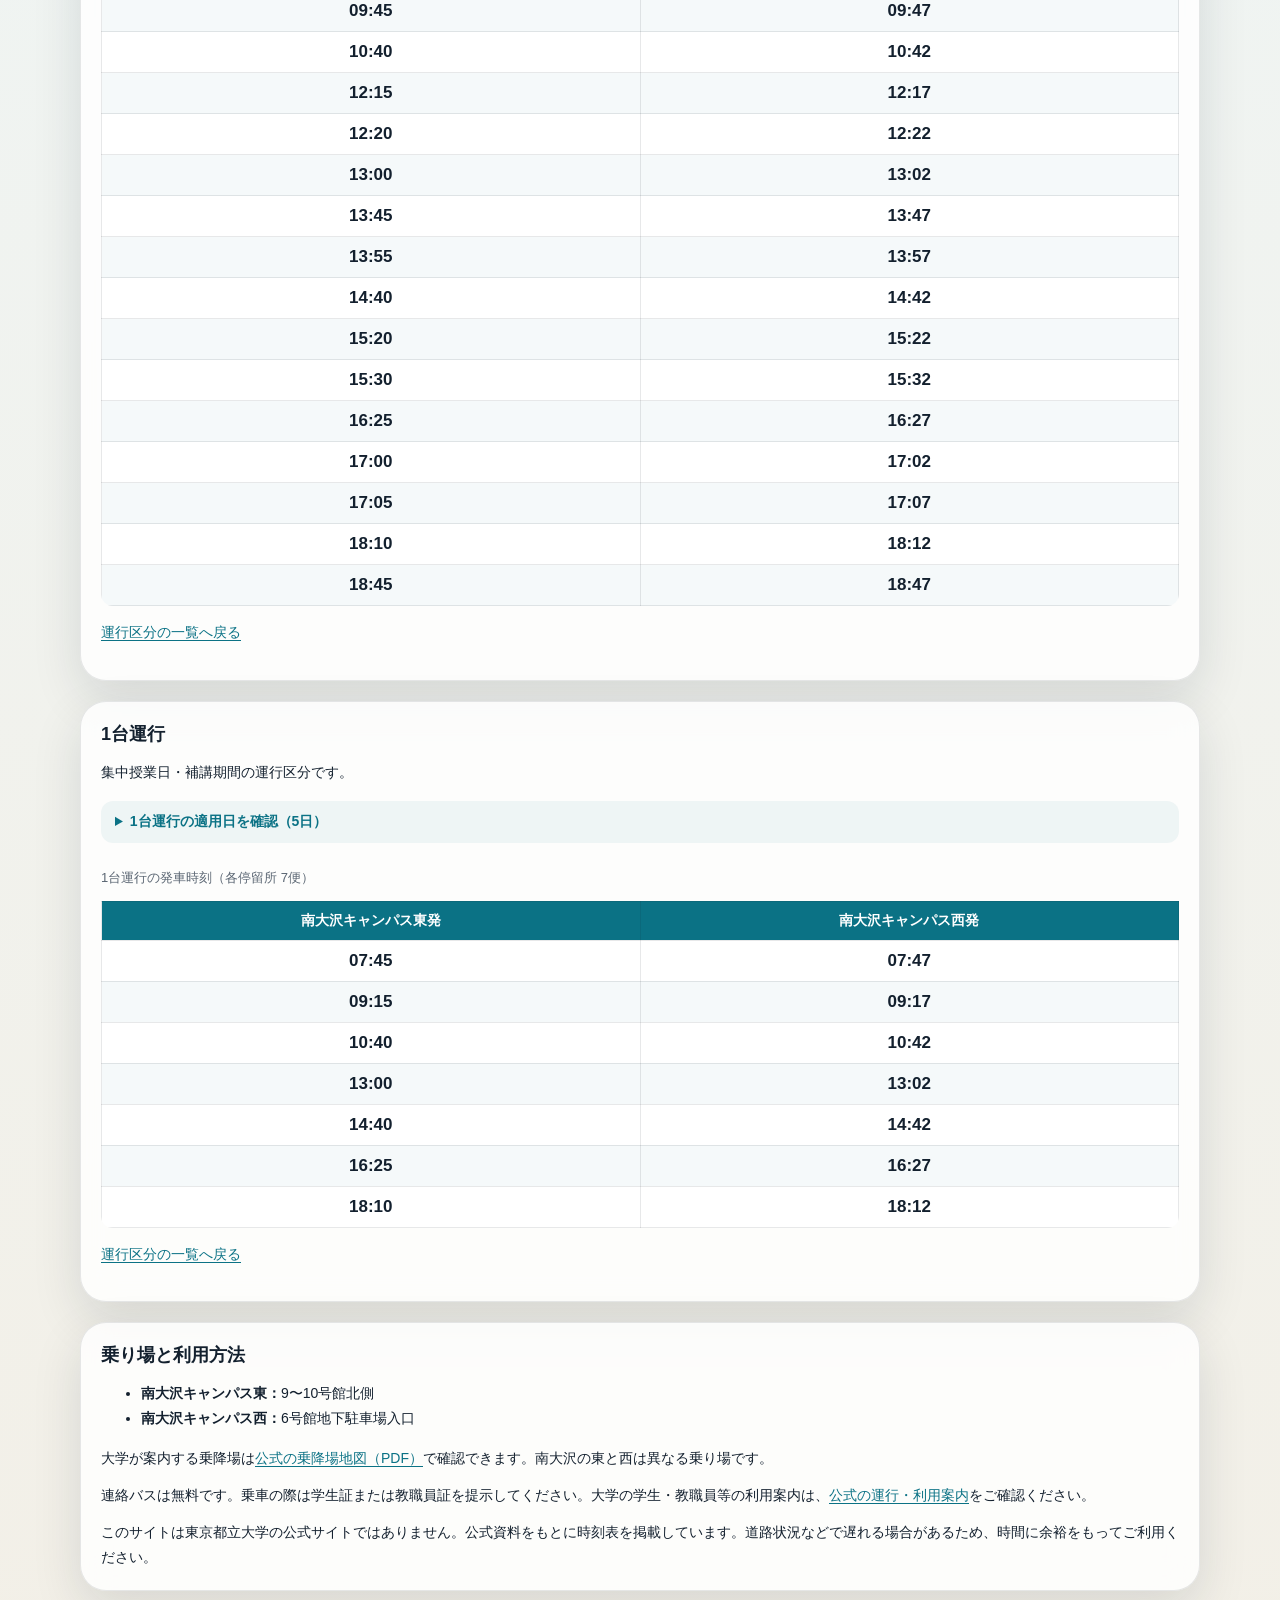
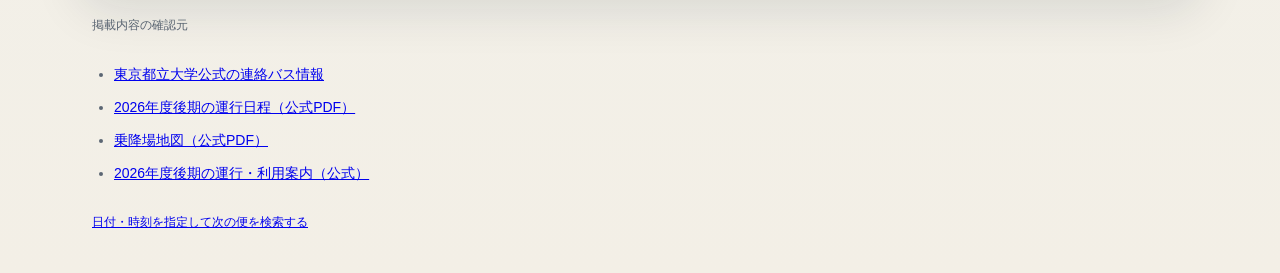
<file: minamiosawa/index.html>
<!doctype html>
<!-- Generated by scripts/build_pages.py from data/terms.json and shared timetable data. -->
<html lang="ja">
<head>
  <meta charset="utf-8">
  <meta name="viewport" content="width=device-width, initial-scale=1, viewport-fit=cover">
  <meta name="color-scheme" content="light">
  <title>南大沢発の都立大連絡バス時刻表｜東・西から日野へ</title>
  <meta name="description" content="都立大の南大沢キャンパス東・西発、日野行き連絡バス。2026年度後期の全4運行区分の発車時刻を比較でき、適用日と東・西の乗り場、利用方法も確認できます。">
  <link rel="canonical" href="https://tenxnet.github.io/TMU_BusTimetable/minamiosawa/">
  <meta property="og:title" content="南大沢発の都立大連絡バス時刻表｜東・西から日野へ">
  <meta property="og:description" content="都立大の南大沢キャンパス東・西発、日野行き連絡バス。2026年度後期の全4運行区分の発車時刻を比較でき、適用日と東・西の乗り場、利用方法も確認できます。">
  <meta property="og:type" content="website">
  <meta property="og:url" content="https://tenxnet.github.io/TMU_BusTimetable/minamiosawa/">
  <meta property="og:locale" content="ja_JP">
  <link rel="icon" type="image/png" href="../assets/icon.png">
  <link rel="stylesheet" href="../styles.css?v=2026-10-02">
</head>
<body>
  <main class="shell">
    <header class="hero">
      <h1 class="hero-title">南大沢発・日野行き 連絡バス時刻表（東・西）</h1>
      <p>2026年度後期 · 運行区分別の時刻表</p>
    </header>

    <nav class="direction-nav" aria-label="時刻表のページ">
        <a href="../#search">次の便を検索</a>
        <a href="../hino/">日野発の時刻表</a>
        <a href="../minamiosawa/" aria-current="page">南大沢発（東・西）の時刻表</a>
    </nav>

    <section class="panel site-guide data-coverage" aria-labelledby="coverage-title">
      <h2 id="coverage-title">対応期間と運行日の確認</h2>
      <p>南大沢キャンパスから日野キャンパスへ向かう、東京都立大学の連絡バス時刻表です。東・西それぞれの停留所の発車時刻を並べて確認できます。</p>
      <p><strong>対応期間：<time datetime="2026-10-01">2026年10月1日</time>〜<time datetime="2027-03-31">2027年3月31日</time></strong><br>公式運行日程の確認日：<time datetime="2026-10-02">2026年10月2日</time></p>
      <p>このページは運行区分別の全便を掲載しています。日付を選んだ当日の運行状況ではありません。乗車する日の運行区分を、各表の「適用日」または<a href="../#search">日付を指定できる検索ページ</a>で確認してください。</p>
      <p>この対応期間内で、いずれの区分の適用日にも含まれない日は運行日程上の運休日です。期間外はデータ未確認です。臨時の変更や運休は、<a href="https://www.tmu.ac.jp/campuslife_career/facility/minamiosawa_hino.html">大学公式のお知らせ</a>をご確認ください。</p>
      <div class="service-links">
        <a href="../?stop=minamiosawa_east#search">南大沢キャンパス東から次の便を検索</a>
        <a href="../?stop=minamiosawa_west#search">南大沢キャンパス西から次の便を検索</a>
      </div>
    </section>

    <section class="panel site-guide" id="service-types" aria-labelledby="service-types-title">
      <h2 id="service-types-title">運行区分を選ぶ</h2>
      <nav class="service-links" aria-label="運行区分別の時刻表">
        <a href="#two_bus">2台運行</a>
        <a href="#three_bus_all">3台運行（日野デー・終日）</a>
        <a href="#three_bus_pm">3台運行（日野デー・午後）</a>
        <a href="#one_bus">1台運行</a>
      </nav>
    </section>

    <section class="panel timetable-section" id="two_bus" aria-labelledby="two_bus-title">
      <h2 id="two_bus-title">2台運行</h2>
      <p>通常授業開講日・試験期間の運行区分です。</p>
        <details class="service-dates">
          <summary>2台運行の適用日を確認（48日）</summary>
          <ul class="date-list">
            <li><strong>2026年10月：</strong><time datetime="2026-10-02">2日（金）</time>、<time datetime="2026-10-05">5日（月）</time>、<time datetime="2026-10-06">6日（火）</time>、<time datetime="2026-10-09">9日（金）</time>、<time datetime="2026-10-13">13日（火）</time>、<time datetime="2026-10-16">16日（金）</time>、<time datetime="2026-10-19">19日（月）</time>、<time datetime="2026-10-20">20日（火）</time>、<time datetime="2026-10-23">23日（金）</time>、<time datetime="2026-10-26">26日（月）</time>、<time datetime="2026-10-27">27日（火）</time>、<time datetime="2026-10-30">30日（金）</time></li>
            <li><strong>2026年11月：</strong><time datetime="2026-11-06">6日（金）</time>、<time datetime="2026-11-09">9日（月）</time>、<time datetime="2026-11-10">10日（火）</time>、<time datetime="2026-11-13">13日（金）</time>、<time datetime="2026-11-16">16日（月）</time>、<time datetime="2026-11-17">17日（火）</time>、<time datetime="2026-11-20">20日（金）</time>、<time datetime="2026-11-23">23日（月）</time>、<time datetime="2026-11-24">24日（火）</time>、<time datetime="2026-11-27">27日（金）</time>、<time datetime="2026-11-30">30日（月）</time></li>
            <li><strong>2026年12月：</strong><time datetime="2026-12-01">1日（火）</time>、<time datetime="2026-12-04">4日（金）</time>、<time datetime="2026-12-07">7日（月）</time>、<time datetime="2026-12-08">8日（火）</time>、<time datetime="2026-12-11">11日（金）</time>、<time datetime="2026-12-14">14日（月）</time>、<time datetime="2026-12-15">15日（火）</time>、<time datetime="2026-12-18">18日（金）</time>、<time datetime="2026-12-21">21日（月）</time>、<time datetime="2026-12-22">22日（火）</time>、<time datetime="2026-12-28">28日（月）</time></li>
            <li><strong>2027年1月：</strong><time datetime="2027-01-04">4日（月）</time>、<time datetime="2027-01-05">5日（火）</time>、<time datetime="2027-01-08">8日（金）</time>、<time datetime="2027-01-12">12日（火）</time>、<time datetime="2027-01-18">18日（月）</time>、<time datetime="2027-01-19">19日（火）</time>、<time datetime="2027-01-22">22日（金）</time>、<time datetime="2027-01-25">25日（月）</time>、<time datetime="2027-01-26">26日（火）</time>、<time datetime="2027-01-29">29日（金）</time></li>
            <li><strong>2027年2月：</strong><time datetime="2027-02-01">1日（月）</time>、<time datetime="2027-02-02">2日（火）</time>、<time datetime="2027-02-05">5日（金）</time>、<time datetime="2027-02-08">8日（月）</time></li>
          </ul>
        </details>
      <div class="table-scroll">
        <table class="schedule-table">
          <caption>2台運行の発車時刻（各停留所 14便）</caption>
          <thead><tr><th scope="col">南大沢キャンパス東発</th><th scope="col">南大沢キャンパス西発</th></tr></thead>
          <tbody>
              <tr><td><time datetime="07:45">07:45</time></td><td><time datetime="07:47">07:47</time></td></tr>
              <tr><td><time datetime="08:30">08:30</time></td><td><time datetime="08:32">08:32</time></td></tr>
              <tr><td><time datetime="09:15">09:15</time></td><td><time datetime="09:17">09:17</time></td></tr>
              <tr><td><time datetime="09:45">09:45</time></td><td><time datetime="09:47">09:47</time></td></tr>
              <tr><td><time datetime="10:40">10:40</time></td><td><time datetime="10:42">10:42</time></td></tr>
              <tr><td><time datetime="12:15">12:15</time></td><td><time datetime="12:17">12:17</time></td></tr>
              <tr><td><time datetime="13:00">13:00</time></td><td><time datetime="13:02">13:02</time></td></tr>
              <tr><td><time datetime="13:45">13:45</time></td><td><time datetime="13:47">13:47</time></td></tr>
              <tr><td><time datetime="14:40">14:40</time></td><td><time datetime="14:42">14:42</time></td></tr>
              <tr><td><time datetime="15:20">15:20</time></td><td><time datetime="15:22">15:22</time></td></tr>
              <tr><td><time datetime="16:25">16:25</time></td><td><time datetime="16:27">16:27</time></td></tr>
              <tr><td><time datetime="17:00">17:00</time></td><td><time datetime="17:02">17:02</time></td></tr>
              <tr><td><time datetime="18:10">18:10</time></td><td><time datetime="18:12">18:12</time></td></tr>
              <tr><td><time datetime="18:45">18:45</time></td><td><time datetime="18:47">18:47</time></td></tr>
          </tbody>
        </table>
      </div>
      <p class="note"><a href="#service-types">運行区分の一覧へ戻る</a></p>
    </section>

    <section class="panel timetable-section" id="three_bus_all" aria-labelledby="three_bus_all-title">
      <h2 id="three_bus_all-title">3台運行（日野デー・終日）</h2>
      <p>日野デーの臨時便を終日運行する区分です。</p>
        <details class="service-dates">
          <summary>3台運行（日野デー・終日）の適用日を確認（16日）</summary>
          <ul class="date-list">
            <li><strong>2026年10月：</strong><time datetime="2026-10-07">7日（水）</time>、<time datetime="2026-10-14">14日（水）</time>、<time datetime="2026-10-21">21日（水）</time>、<time datetime="2026-10-28">28日（水）</time></li>
            <li><strong>2026年11月：</strong><time datetime="2026-11-11">11日（水）</time>、<time datetime="2026-11-18">18日（水）</time>、<time datetime="2026-11-25">25日（水）</time></li>
            <li><strong>2026年12月：</strong><time datetime="2026-12-02">2日（水）</time>、<time datetime="2026-12-09">9日（水）</time>、<time datetime="2026-12-16">16日（水）</time>、<time datetime="2026-12-23">23日（水）</time></li>
            <li><strong>2027年1月：</strong><time datetime="2027-01-06">6日（水）</time>、<time datetime="2027-01-13">13日（水）</time>、<time datetime="2027-01-20">20日（水）</time>、<time datetime="2027-01-27">27日（水）</time></li>
            <li><strong>2027年2月：</strong><time datetime="2027-02-03">3日（水）</time></li>
          </ul>
        </details>
      <div class="table-scroll">
        <table class="schedule-table">
          <caption>3台運行（日野デー・終日）の発車時刻（各停留所 21便）</caption>
          <thead><tr><th scope="col">南大沢キャンパス東発</th><th scope="col">南大沢キャンパス西発</th></tr></thead>
          <tbody>
              <tr><td><time datetime="07:40">07:40</time></td><td><time datetime="07:42">07:42</time></td></tr>
              <tr><td><time datetime="07:45">07:45</time></td><td><time datetime="07:47">07:47</time></td></tr>
              <tr><td><time datetime="08:30">08:30</time></td><td><time datetime="08:32">08:32</time></td></tr>
              <tr><td><time datetime="09:10">09:10</time></td><td><time datetime="09:12">09:12</time></td></tr>
              <tr><td><time datetime="09:15">09:15</time></td><td><time datetime="09:17">09:17</time></td></tr>
              <tr><td><time datetime="09:45">09:45</time></td><td><time datetime="09:47">09:47</time></td></tr>
              <tr><td><time datetime="10:30">10:30</time></td><td><time datetime="10:32">10:32</time></td></tr>
              <tr><td><time datetime="10:40">10:40</time></td><td><time datetime="10:42">10:42</time></td></tr>
              <tr><td><time datetime="12:15">12:15</time></td><td><time datetime="12:17">12:17</time></td></tr>
              <tr><td><time datetime="12:20">12:20</time></td><td><time datetime="12:22">12:22</time></td></tr>
              <tr><td><time datetime="13:00">13:00</time></td><td><time datetime="13:02">13:02</time></td></tr>
              <tr><td><time datetime="13:45">13:45</time></td><td><time datetime="13:47">13:47</time></td></tr>
              <tr><td><time datetime="13:55">13:55</time></td><td><time datetime="13:57">13:57</time></td></tr>
              <tr><td><time datetime="14:40">14:40</time></td><td><time datetime="14:42">14:42</time></td></tr>
              <tr><td><time datetime="15:20">15:20</time></td><td><time datetime="15:22">15:22</time></td></tr>
              <tr><td><time datetime="15:30">15:30</time></td><td><time datetime="15:32">15:32</time></td></tr>
              <tr><td><time datetime="16:25">16:25</time></td><td><time datetime="16:27">16:27</time></td></tr>
              <tr><td><time datetime="17:00">17:00</time></td><td><time datetime="17:02">17:02</time></td></tr>
              <tr><td><time datetime="17:05">17:05</time></td><td><time datetime="17:07">17:07</time></td></tr>
              <tr><td><time datetime="18:10">18:10</time></td><td><time datetime="18:12">18:12</time></td></tr>
              <tr><td><time datetime="18:45">18:45</time></td><td><time datetime="18:47">18:47</time></td></tr>
          </tbody>
        </table>
      </div>
      <p class="note"><a href="#service-types">運行区分の一覧へ戻る</a></p>
    </section>

    <section class="panel timetable-section" id="three_bus_pm" aria-labelledby="three_bus_pm-title">
      <h2 id="three_bus_pm-title">3台運行（日野デー・午後）</h2>
      <p>日野デーの臨時便は午後のみです。午前を含む一日の全便を掲載しています。</p>
        <details class="service-dates">
          <summary>3台運行（日野デー・午後）の適用日を確認（17日）</summary>
          <ul class="date-list">
            <li><strong>2026年10月：</strong><time datetime="2026-10-01">1日（木）</time>、<time datetime="2026-10-08">8日（木）</time>、<time datetime="2026-10-15">15日（木）</time>、<time datetime="2026-10-22">22日（木）</time>、<time datetime="2026-10-29">29日（木）</time></li>
            <li><strong>2026年11月：</strong><time datetime="2026-11-05">5日（木）</time>、<time datetime="2026-11-12">12日（木）</time>、<time datetime="2026-11-19">19日（木）</time>、<time datetime="2026-11-26">26日（木）</time></li>
            <li><strong>2026年12月：</strong><time datetime="2026-12-03">3日（木）</time>、<time datetime="2026-12-10">10日（木）</time>、<time datetime="2026-12-17">17日（木）</time></li>
            <li><strong>2027年1月：</strong><time datetime="2027-01-07">7日（木）</time>、<time datetime="2027-01-14">14日（木）</time>、<time datetime="2027-01-21">21日（木）</time>、<time datetime="2027-01-28">28日（木）</time></li>
            <li><strong>2027年2月：</strong><time datetime="2027-02-04">4日（木）</time></li>
          </ul>
        </details>
      <div class="table-scroll">
        <table class="schedule-table">
          <caption>3台運行（日野デー・午後）の発車時刻（各停留所 18便）</caption>
          <thead><tr><th scope="col">南大沢キャンパス東発</th><th scope="col">南大沢キャンパス西発</th></tr></thead>
          <tbody>
              <tr><td><time datetime="07:45">07:45</time></td><td><time datetime="07:47">07:47</time></td></tr>
              <tr><td><time datetime="08:30">08:30</time></td><td><time datetime="08:32">08:32</time></td></tr>
              <tr><td><time datetime="09:15">09:15</time></td><td><time datetime="09:17">09:17</time></td></tr>
              <tr><td><time datetime="09:45">09:45</time></td><td><time datetime="09:47">09:47</time></td></tr>
              <tr><td><time datetime="10:40">10:40</time></td><td><time datetime="10:42">10:42</time></td></tr>
              <tr><td><time datetime="12:15">12:15</time></td><td><time datetime="12:17">12:17</time></td></tr>
              <tr><td><time datetime="12:20">12:20</time></td><td><time datetime="12:22">12:22</time></td></tr>
              <tr><td><time datetime="13:00">13:00</time></td><td><time datetime="13:02">13:02</time></td></tr>
              <tr><td><time datetime="13:45">13:45</time></td><td><time datetime="13:47">13:47</time></td></tr>
              <tr><td><time datetime="13:55">13:55</time></td><td><time datetime="13:57">13:57</time></td></tr>
              <tr><td><time datetime="14:40">14:40</time></td><td><time datetime="14:42">14:42</time></td></tr>
              <tr><td><time datetime="15:20">15:20</time></td><td><time datetime="15:22">15:22</time></td></tr>
              <tr><td><time datetime="15:30">15:30</time></td><td><time datetime="15:32">15:32</time></td></tr>
              <tr><td><time datetime="16:25">16:25</time></td><td><time datetime="16:27">16:27</time></td></tr>
              <tr><td><time datetime="17:00">17:00</time></td><td><time datetime="17:02">17:02</time></td></tr>
              <tr><td><time datetime="17:05">17:05</time></td><td><time datetime="17:07">17:07</time></td></tr>
              <tr><td><time datetime="18:10">18:10</time></td><td><time datetime="18:12">18:12</time></td></tr>
              <tr><td><time datetime="18:45">18:45</time></td><td><time datetime="18:47">18:47</time></td></tr>
          </tbody>
        </table>
      </div>
      <p class="note"><a href="#service-types">運行区分の一覧へ戻る</a></p>
    </section>

    <section class="panel timetable-section" id="one_bus" aria-labelledby="one_bus-title">
      <h2 id="one_bus-title">1台運行</h2>
      <p>集中授業日・補講期間の運行区分です。</p>
        <details class="service-dates">
          <summary>1台運行の適用日を確認（5日）</summary>
          <ul class="date-list">
            <li><strong>2026年12月：</strong><time datetime="2026-12-24">24日（木）</time>、<time datetime="2026-12-25">25日（金）</time></li>
            <li><strong>2027年2月：</strong><time datetime="2027-02-09">9日（火）</time>、<time datetime="2027-02-10">10日（水）</time>、<time datetime="2027-02-12">12日（金）</time></li>
          </ul>
        </details>
      <div class="table-scroll">
        <table class="schedule-table">
          <caption>1台運行の発車時刻（各停留所 7便）</caption>
          <thead><tr><th scope="col">南大沢キャンパス東発</th><th scope="col">南大沢キャンパス西発</th></tr></thead>
          <tbody>
              <tr><td><time datetime="07:45">07:45</time></td><td><time datetime="07:47">07:47</time></td></tr>
              <tr><td><time datetime="09:15">09:15</time></td><td><time datetime="09:17">09:17</time></td></tr>
              <tr><td><time datetime="10:40">10:40</time></td><td><time datetime="10:42">10:42</time></td></tr>
              <tr><td><time datetime="13:00">13:00</time></td><td><time datetime="13:02">13:02</time></td></tr>
              <tr><td><time datetime="14:40">14:40</time></td><td><time datetime="14:42">14:42</time></td></tr>
              <tr><td><time datetime="16:25">16:25</time></td><td><time datetime="16:27">16:27</time></td></tr>
              <tr><td><time datetime="18:10">18:10</time></td><td><time datetime="18:12">18:12</time></td></tr>
          </tbody>
        </table>
      </div>
      <p class="note"><a href="#service-types">運行区分の一覧へ戻る</a></p>
    </section>

    <section class="panel site-guide" aria-labelledby="boarding-title">
      <h2 id="boarding-title">乗り場と利用方法</h2>
      <ul class="boarding-list">
        <li><strong>南大沢キャンパス東：</strong>9〜10号館北側</li>
        <li><strong>南大沢キャンパス西：</strong>6号館地下駐車場入口</li>
      </ul>
      <p>大学が案内する乗降場は<a href="https://www.tmu.ac.jp/extra/download.html?d=assets/files/download/campus/1159/20240227_busstop.pdf">公式の乗降場地図（PDF）</a>で確認できます。南大沢の東と西は異なる乗り場です。</p>
      <p>連絡バスは無料です。乗車の際は学生証または教職員証を提示してください。大学の学生・教職員等の利用案内は、<a href="https://www.tmu.ac.jp/campuslife_career/facility/minamiosawa_hino/38910.html?d=assets/files/download/campus/20260914_news.pdf">公式の運行・利用案内</a>をご確認ください。</p>
      <p>このサイトは東京都立大学の公式サイトではありません。公式資料をもとに時刻表を掲載しています。道路状況などで遅れる場合があるため、時間に余裕をもってご利用ください。</p>
    </section>

    <footer class="site-footer">
      <p>掲載内容の確認元</p>
      <ul class="source-list">
        <li><a href="https://www.tmu.ac.jp/campuslife_career/facility/minamiosawa_hino.html">東京都立大学公式の連絡バス情報</a></li>
        <li><a href="https://www.tmu.ac.jp/extra/download.html?d=assets/files/download/campus/20260914_bus.pdf">2026年度後期の運行日程（公式PDF）</a></li>
        <li><a href="https://www.tmu.ac.jp/extra/download.html?d=assets/files/download/campus/1159/20240227_busstop.pdf">乗降場地図（公式PDF）</a></li>
        <li><a href="https://www.tmu.ac.jp/campuslife_career/facility/minamiosawa_hino/38910.html?d=assets/files/download/campus/20260914_news.pdf">2026年度後期の運行・利用案内（公式）</a></li>
      </ul>
      <p><a href="../#search">日付・時刻を指定して次の便を検索する</a></p>
    </footer>
  </main>
</body>
</html>
</file>
<file: styles.css>
:root {
  color-scheme: light;
  --bg: #f3efe6;
  --bg-2: #eef6f7;
  --text: #13202e;
  --muted: #5b6673;
  --panel: rgba(255, 255, 255, 0.82);
  --panel-strong: #ffffff;
  --line: rgba(19, 32, 46, 0.1);
  --accent: #0b7285;
  --accent-strong: #f08c00;
  --shadow: 0 18px 50px rgba(20, 34, 48, 0.12);
  --radius: 26px;
}

* {
  box-sizing: border-box;
}

html {
  scroll-behavior: smooth;
}

body {
  margin: 0;
  min-height: 100vh;
  font-family: "Hiragino Kaku Gothic ProN", "Hiragino Sans", "Noto Sans JP", "Yu Gothic", sans-serif;
  color: var(--text);
  background:
    radial-gradient(circle at top left, rgba(11, 114, 133, 0.18), transparent 28%),
    radial-gradient(circle at top right, rgba(240, 140, 0, 0.18), transparent 24%),
    linear-gradient(180deg, #f8f4ec 0%, var(--bg-2) 45%, var(--bg) 100%);
}

button,
input,
select {
  font: inherit;
}

.shell {
  width: min(1120px, calc(100% - 24px));
  margin: 0 auto;
  padding: 16px 0 40px;
}

.hero,
.panel {
  box-shadow: var(--shadow);
  border: 1px solid var(--line);
  background: var(--panel);
  backdrop-filter: blur(14px);
}

.hero {
  position: relative;
  overflow: hidden;
  border-radius: 32px;
  padding: 20px 24px 24px;
  background: linear-gradient(135deg, rgba(19, 32, 46, 0.95), rgba(11, 114, 133, 0.92));
  color: #fff;
}

.hero::after {
  content: "";
  position: absolute;
  right: -70px;
  bottom: -90px;
  width: 220px;
  height: 220px;
  border-radius: 50%;
  background: rgba(240, 140, 0, 0.22);
}

.hero-title {
  display: block;
  margin: 0;
  font-size: clamp(14px, 2vw, 18px);
  font-weight: 800;
  letter-spacing: 0.01em;
  line-height: 1.4;
  color: #fff;
}

.meta-grid {
  display: grid;
  grid-template-columns: repeat(4, minmax(0, 1fr));
  gap: 12px;
  margin-top: 16px;
}

.meta-card {
  border-radius: 18px;
  padding: 14px 16px;
  background: rgba(255, 255, 255, 0.12);
}

.meta-card span {
  display: block;
  margin-bottom: 6px;
  color: rgba(255, 255, 255, 0.68);
  font-size: 12px;
}

.meta-card strong {
  display: block;
  color: #fff;
  font-size: 15px;
  line-height: 1.4;
}

.layout {
  display: grid;
  grid-template-columns: minmax(0, 1.05fr) minmax(0, 0.95fr);
  gap: 20px;
  margin-top: 20px;
}

.site-footer {
  display: flex;
  flex-direction: column;
  gap: 12px;
  align-items: flex-start;
  margin: 18px auto 0;
  padding: 6px 12px 0;
  color: var(--muted);
  text-align: left;
}

.site-footer p {
  margin: 0;
  font-size: 12px;
  line-height: 1.7;
}

.footer-sources {
  display: flex;
  flex-direction: column;
  gap: 6px;
  align-items: flex-start;
}

.footer-sources span {
  font-size: 12px;
  font-weight: 700;
}

.footer-source-links {
  display: flex;
  flex-wrap: wrap;
  gap: 8px;
}

.footer-source-links a {
  color: var(--text);
  text-decoration: none;
  font-size: 12px;
  line-height: 1.6;
}

.footer-links {
  display: flex;
  flex-wrap: wrap;
  justify-content: flex-start;
  gap: 8px;
}

.footer-links a {
  width: 34px;
  height: 34px;
  display: inline-flex;
  align-items: center;
  justify-content: center;
  color: var(--text);
  text-decoration: none;
  border-radius: 999px;
  border: 1px solid rgba(19, 32, 46, 0.08);
  background: rgba(255, 255, 255, 0.7);
}

.footer-links a:hover {
  background: #fff;
}

.footer-source-links a:hover {
  text-decoration: underline;
}

.footer-links svg {
  width: 16px;
  height: 16px;
  display: block;
  fill: currentColor;
}

.panel {
  border-radius: var(--radius);
  padding: 20px;
}

.panel h2 {
  margin: 0 0 14px;
  font-size: 18px;
}

.site-guide {
  margin-top: 20px;
}

.site-guide p {
  margin: 12px 0 0;
  font-size: 14px;
  line-height: 1.8;
}

.help-topics {
  margin-top: 20px;
  padding: 0 8px;
  border-top: 1px solid var(--line);
  border-bottom: 1px solid var(--line);
}

.help-topic {
  margin: 0;
}

.help-topic + .help-topic {
  border-top: 1px solid var(--line);
}

.help-topic summary {
  min-height: 48px;
  padding: 13px 4px;
  color: var(--muted);
  font-size: 14px;
  line-height: 1.6;
  font-weight: 700;
  cursor: pointer;
}

.help-topic[open] summary {
  color: var(--accent);
}

.help-content {
  padding: 0 4px 16px;
}

.help-content > :first-child {
  margin-top: 0;
}

.site-guide a,
.data-coverage a,
.timetable-section a,
noscript a {
  color: var(--accent);
  text-underline-offset: 3px;
}

.direction-nav,
.service-links {
  display: flex;
  flex-wrap: wrap;
  gap: 10px;
}

.direction-nav {
  margin: 16px 0 12px;
}

.direction-nav a,
.service-links a {
  display: inline-flex;
  align-items: center;
  min-height: 44px;
  padding: 10px 14px;
  border: 1px solid rgba(11, 114, 133, 0.22);
  border-radius: 14px;
  background: #fff;
  color: var(--accent);
  font-size: 14px;
  line-height: 1.6;
  text-underline-offset: 3px;
}

.direction-nav a[aria-current="page"] {
  color: #fff;
  background: var(--accent);
}

a:focus-visible,
button:focus-visible,
summary:focus-visible {
  outline: 3px solid var(--accent-strong);
  outline-offset: 3px;
}

.data-coverage {
  font-size: 13px;
  line-height: 1.7;
}

div.data-coverage {
  color: var(--muted);
  font-size: 12px;
  line-height: 1.6;
}

.data-coverage p {
  margin: 0 0 6px;
}

div.data-coverage p {
  margin: 0;
}

div.data-coverage > a {
  display: inline-block;
  min-height: 24px;
  padding: 2px 0;
}

.data-coverage .service-links {
  margin-top: 14px;
}

.timetable-section {
  margin-top: 20px;
  scroll-margin-top: 16px;
}

.timetable-section > p,
.date-list,
.boarding-list,
.source-list {
  font-size: 14px;
  line-height: 1.8;
}

.service-dates {
  margin: 16px 0;
  border-radius: 12px;
  background: rgba(11, 114, 133, 0.06);
}

.service-dates summary {
  padding: 12px 14px;
  color: var(--accent);
  font-size: 14px;
  font-weight: 700;
  cursor: pointer;
}

.date-list {
  margin: 0;
  padding: 0 18px 14px 34px;
}

.date-list li + li {
  margin-top: 8px;
}

.date-list time {
  white-space: nowrap;
}

.table-scroll {
  overflow-x: auto;
  border-radius: 12px;
}

.schedule-table {
  width: 100%;
  border-collapse: collapse;
  background: #fff;
  font-variant-numeric: tabular-nums;
}

.schedule-table caption {
  padding: 8px 0 12px;
  font-size: 13px;
  line-height: 1.7;
  text-align: left;
  color: var(--muted);
}

.schedule-table th,
.schedule-table td {
  padding: 10px 8px;
  border: 1px solid var(--line);
  text-align: center;
}

.schedule-table th {
  background: var(--accent);
  color: #fff;
  font-size: 14px;
}

.schedule-table td {
  font-size: 17px;
  font-weight: 700;
}

.schedule-table tbody tr:nth-child(even) {
  background: rgba(11, 114, 133, 0.04);
}

.boarding-list dt {
  margin-top: 12px;
  font-weight: 700;
}

.boarding-list dd {
  margin: 2px 0 0;
}

.source-list {
  padding-left: 22px;
}

.source-list li + li {
  margin-top: 8px;
}

.form-grid {
  display: grid;
  grid-template-columns: 1.3fr 1fr 1fr;
  gap: 12px;
}

label {
  display: block;
  margin-bottom: 6px;
  color: var(--muted);
  font-size: 13px;
}

input,
select,
button {
  width: 100%;
  border-radius: 16px;
  border: 1px solid rgba(19, 32, 46, 0.14);
  padding: 14px;
  color: var(--text);
  background: #fff;
}

input:focus,
select:focus {
  outline: 2px solid rgba(11, 114, 133, 0.28);
  border-color: rgba(11, 114, 133, 0.48);
}

.actions {
  display: flex;
  flex-wrap: wrap;
  gap: 10px;
  margin-top: 12px;
}

.btn {
  width: auto;
  padding: 13px 16px;
  font-weight: 700;
  border: 0;
  cursor: pointer;
  transition: transform 0.15s ease, opacity 0.15s ease;
}

.btn:hover {
  transform: translateY(-1px);
}

.btn:disabled {
  cursor: wait;
  opacity: 0.72;
}

.btn-primary {
  color: #fff;
  background: linear-gradient(135deg, var(--accent), #1098ad);
  box-shadow: 0 12px 24px rgba(11, 114, 133, 0.22);
}

.btn-secondary {
  background: rgba(255, 255, 255, 0.78);
}

.cards,
.schedule {
  display: grid;
  gap: 12px;
  margin-top: 16px;
}

.trip-card,
.schedule-item {
  border-radius: 20px;
  border: 1px solid rgba(19, 32, 46, 0.08);
  background: var(--panel-strong);
}

.trip-card {
  padding: 14px 16px;
}

.trip-card header,
.schedule-item {
  display: flex;
  justify-content: space-between;
  gap: 12px;
  align-items: center;
}

.trip-card header {
  margin-bottom: 10px;
}

.trip-card strong {
  font-size: 20px;
}

.trip-card small,
.schedule-item small,
.schedule-item .arrive,
.note {
  color: var(--muted);
}

.trip-card-single header {
  margin-bottom: 12px;
}

.trip-summary {
  display: flex;
  align-items: center;
  justify-content: center;
  gap: 12px;
  margin: 0;
  padding: 16px;
  border-radius: 16px;
  background: rgba(11, 114, 133, 0.06);
  color: var(--text);
  font-size: 18px;
  font-weight: 800;
  letter-spacing: 0.01em;
  text-align: center;
}

.trip-arrow {
  color: var(--accent);
}

.calendar-panel {
  margin-top: 16px;
  padding: 16px;
  border-radius: 20px;
  border: 1px solid rgba(19, 32, 46, 0.08);
  background: var(--panel-strong);
}

.calendar-head {
  display: flex;
  justify-content: space-between;
  gap: 12px;
  align-items: flex-start;
  margin-bottom: 14px;
}

.calendar-head-copy {
  min-width: 0;
}

.calendar-head h3 {
  margin: 0;
  font-size: 18px;
}

.calendar-head p {
  margin: 4px 0 0;
  color: var(--muted);
  font-size: 12px;
  line-height: 1.6;
}

.calendar-nav {
  display: inline-flex;
  gap: 8px;
}

.calendar-nav-btn {
  width: 40px;
  min-width: 40px;
  padding: 0;
  border-radius: 12px;
  border: 1px solid rgba(19, 32, 46, 0.1);
  background: #fff;
  font-size: 24px;
  line-height: 1;
  color: var(--text);
  box-shadow: none;
}

.calendar-weekdays,
.calendar-grid {
  display: grid;
  grid-template-columns: repeat(7, minmax(0, 1fr));
  gap: 8px;
}

.calendar-weekdays {
  margin-bottom: 8px;
}

.calendar-weekdays span {
  color: var(--muted);
  font-size: 12px;
  text-align: center;
}

.calendar-day {
  min-height: 60px;
  padding: 8px 4px;
  border: 1px solid rgba(19, 32, 46, 0.08);
  border-radius: 16px;
  background: #fff;
  display: flex;
  flex-direction: column;
  align-items: center;
  justify-content: center;
  gap: 4px;
  cursor: pointer;
  transition: transform 0.15s ease, box-shadow 0.15s ease, border-color 0.15s ease;
}

.calendar-day:hover {
  transform: translateY(-1px);
  box-shadow: 0 8px 18px rgba(20, 34, 48, 0.08);
}

.calendar-day strong {
  font-size: 16px;
  line-height: 1;
}

.calendar-day small {
  font-size: 11px;
  font-weight: 700;
}

.calendar-day-empty {
  min-height: 60px;
  border: 0;
  background: transparent;
  pointer-events: none;
}

.calendar-day-two-bus {
  background: rgba(11, 114, 133, 0.08);
}

.calendar-day-three-bus {
  background: rgba(11, 114, 133, 0.2);
}

.calendar-day-one-bus {
  background: rgba(240, 140, 0, 0.12);
}

.calendar-day-off {
  color: #8b96a3;
  background: rgba(19, 32, 46, 0.04);
}

.calendar-day-unknown {
  border-style: dashed;
  border-color: #a77727;
  color: #775219;
  background: #fff6e5;
}

.calendar-day-selected {
  border-color: rgba(11, 114, 133, 0.52);
  box-shadow: inset 0 0 0 2px rgba(11, 114, 133, 0.16);
}

.calendar-day-today strong {
  text-decoration: underline;
  text-decoration-thickness: 2px;
  text-underline-offset: 4px;
}

.schedule-item {
  padding: 12px 14px;
}

.schedule-item .left {
  display: flex;
  flex-direction: column;
  gap: 2px;
}

.schedule-item .depart {
  font-size: 18px;
  font-weight: 800;
}

.note {
  margin-top: 14px;
  font-size: 13px;
  line-height: 1.7;
}

.timeline-panel {
  display: flex;
  flex-direction: column;
  min-height: 0;
}

.timeline-head {
  display: flex;
  justify-content: space-between;
  gap: 16px;
  align-items: flex-start;
}

.timeline-head h2 {
  margin-bottom: 6px;
}

.timeline-head p {
  margin: 0;
  color: var(--muted);
  font-size: 13px;
}

.timeline-legend {
  display: flex;
  flex-wrap: wrap;
  gap: 10px 14px;
  color: var(--muted);
  font-size: 12px;
}

.timeline-legend span {
  display: inline-flex;
  align-items: center;
  gap: 6px;
}

.legend-line,
.legend-dot {
  display: inline-block;
}

.legend-line {
  width: 18px;
  height: 2px;
  background: #e03131;
}

.legend-dot {
  width: 10px;
  height: 10px;
  border-radius: 50%;
  background: var(--accent);
}

.timeline {
  position: relative;
  margin-top: 14px;
  border-radius: 22px;
  border: 1px solid rgba(19, 32, 46, 0.08);
  background: linear-gradient(180deg, rgba(255, 255, 255, 0.96), rgba(245, 248, 250, 0.92));
  overflow: hidden;
}

.timeline-track {
  display: grid;
  gap: 8px;
  max-height: 620px;
  overflow: auto;
  padding: 8px 0 12px;
}

.timeline-intro {
  padding: 2px 14px 0;
  color: var(--muted);
  font-size: 12px;
}

.timeline-hours {
  position: relative;
  --timeline-hour-height: 74px;
}

.timeline-hour {
  position: relative;
  display: grid;
  grid-template-columns: 72px minmax(0, 1fr);
  gap: 12px;
  align-items: stretch;
  padding: 0 12px;
  height: var(--timeline-hour-height);
}

/* 区切り線は絶対配置で描く。1時間=1行の高さを保つため、行の高さに影響させない */
.timeline-hour::after {
  content: '';
  position: absolute;
  left: 12px;
  right: 12px;
  bottom: 0;
  height: 1px;
  background: rgba(19, 32, 46, 0.06);
}

.timeline-hour:last-child::after {
  content: none;
}

.timeline-hour-label {
  align-self: start;
  font-weight: 800;
  color: var(--muted);
  font-size: 13px;
  line-height: 1;
}

.timeline-hour-body {
  position: relative;
  height: 100%;
  padding-left: 18px;
}

.timeline-hour-line {
  position: absolute;
  left: 4px;
  top: 0;
  bottom: 0;
  width: 2px;
  background: rgba(19, 32, 46, 0.08);
}

.timeline-chip {
  position: absolute;
  --lane: 0;
  --lane-width: 96px;
  left: calc(18px + var(--lane) * var(--lane-width));
  display: inline-flex;
  align-items: center;
  gap: 8px;
  padding: 6px 12px;
  border-radius: 999px;
  background: rgba(11, 114, 133, 0.08);
  font-weight: 800;
  transform: translateY(-50%);
  white-space: nowrap;
}

.timeline-chip strong {
  font-size: 14px;
}

.timeline-dot {
  width: 9px;
  height: 9px;
  border-radius: 50%;
  background: var(--accent);
  box-shadow: 0 0 0 4px rgba(11, 114, 133, 0.12);
}

.timeline-now {
  position: absolute;
  left: 0;
  right: 0;
  height: 0;
  border-top: 3px solid #e03131;
  z-index: 2;
  pointer-events: none;
  box-shadow: 0 0 0 1px rgba(224, 49, 49, 0.16);
}

.timeline-now span {
  position: absolute;
  right: 10px;
  top: -13px;
  padding: 3px 8px;
  border-radius: 999px;
  background: #e03131;
  color: #fff;
  font-size: 11px;
  font-weight: 800;
  letter-spacing: 0.02em;
}

@media (max-width: 900px) {
  .layout,
  .form-grid,
  .trip-grid {
    grid-template-columns: 1fr;
  }

  .shell {
    width: min(100% - 16px, 100%);
    padding-top: 10px;
  }

  .hero,
  .panel {
    border-radius: 22px;
  }

  .trip-card header,
  .schedule-item {
    align-items: flex-start;
    flex-direction: column;
  }

  .timeline-head {
    flex-direction: column;
  }

  .timeline-hour {
    grid-template-columns: 64px minmax(0, 1fr);
  }
}

@media (max-width: 720px) {
  .shell {
    padding: 10px 0 28px;
  }

  .hero {
    padding: 16px 16px 18px;
  }

  .hero::after {
    right: -88px;
    bottom: -110px;
    width: 180px;
    height: 180px;
  }

  .hero-title {
    width: 100%;
    font-size: 14px;
    text-align: center;
  }

  .meta-grid {
    grid-template-columns: repeat(2, minmax(0, 1fr));
    gap: 10px;
  }

  .meta-card {
    padding: 12px 13px;
  }

  .meta-card strong {
    font-size: 14px;
  }

  .layout {
    gap: 14px;
    margin-top: 14px;
  }

  .panel {
    padding: 16px;
  }

  .panel h2 {
    margin-bottom: 12px;
    font-size: 17px;
  }

  .form-grid {
    gap: 10px;
  }

  input,
  select,
  button {
    padding: 13px 14px;
  }

  .actions {
    flex-direction: column;
    gap: 8px;
  }

  .btn {
    width: 100%;
    justify-content: center;
    padding: 14px 16px;
  }

  .cards {
    margin-top: 14px;
  }

  .trip-card {
    padding: 12px;
  }

  .trip-summary {
    gap: 8px;
    padding: 14px 12px;
    font-size: 16px;
    flex-wrap: wrap;
  }

  .calendar-panel {
    padding: 14px 12px;
  }

  .calendar-head {
    margin-bottom: 10px;
  }

  .calendar-head h3 {
    font-size: 16px;
  }

  .calendar-nav-btn {
    width: 36px;
    min-width: 36px;
    font-size: 21px;
  }

  .calendar-weekdays,
  .calendar-grid {
    gap: 6px;
  }

  .calendar-weekdays span {
    font-size: 11px;
  }

  .calendar-day {
    min-height: 54px;
    padding: 7px 2px;
    border-radius: 14px;
  }

  .calendar-day strong {
    font-size: 14px;
  }

  .calendar-day small {
    font-size: 10px;
  }

  .timeline {
    margin-top: 12px;
  }

  .timeline-track {
    max-height: 520px;
  }

  .timeline-intro {
    padding: 2px 12px 0;
    font-size: 11px;
  }

  .timeline-hours {
    --timeline-hour-height: 66px;
  }

  .timeline-hour {
    grid-template-columns: 56px minmax(0, 1fr);
    gap: 10px;
    padding: 0 10px;
  }

  .timeline-hour::after {
    left: 10px;
    right: 10px;
  }

  .timeline-hour-label {
    font-size: 12px;
  }

  .timeline-hour-body {
    padding-left: 16px;
  }

  .timeline-chip {
    --lane-width: 88px;
    left: calc(16px + var(--lane) * var(--lane-width));
    max-width: calc(100% - 18px);
    padding: 4px 10px;
  }

  .timeline-chip strong {
    font-size: 13px;
  }

  .timeline-now span {
    right: 8px;
    top: -12px;
    font-size: 10px;
  }

  .site-footer {
    margin-top: 14px;
    padding-left: 2px;
    padding-right: 2px;
  }
}

@media (max-width: 420px) {
  .meta-grid {
    grid-template-columns: 1fr 1fr;
  }

  .meta-card span {
    font-size: 11px;
  }

  .meta-card strong {
    font-size: 13px;
  }

  .trip-summary {
    font-size: 15px;
  }

  .calendar-day {
    min-height: 48px;
  }

  .calendar-day strong {
    font-size: 13px;
  }

  .calendar-day small {
    font-size: 9px;
  }

  .timeline-hour {
    grid-template-columns: 50px minmax(0, 1fr);
  }

  .timeline-hour-body {
    height: 60px;
  }
}
</file>
